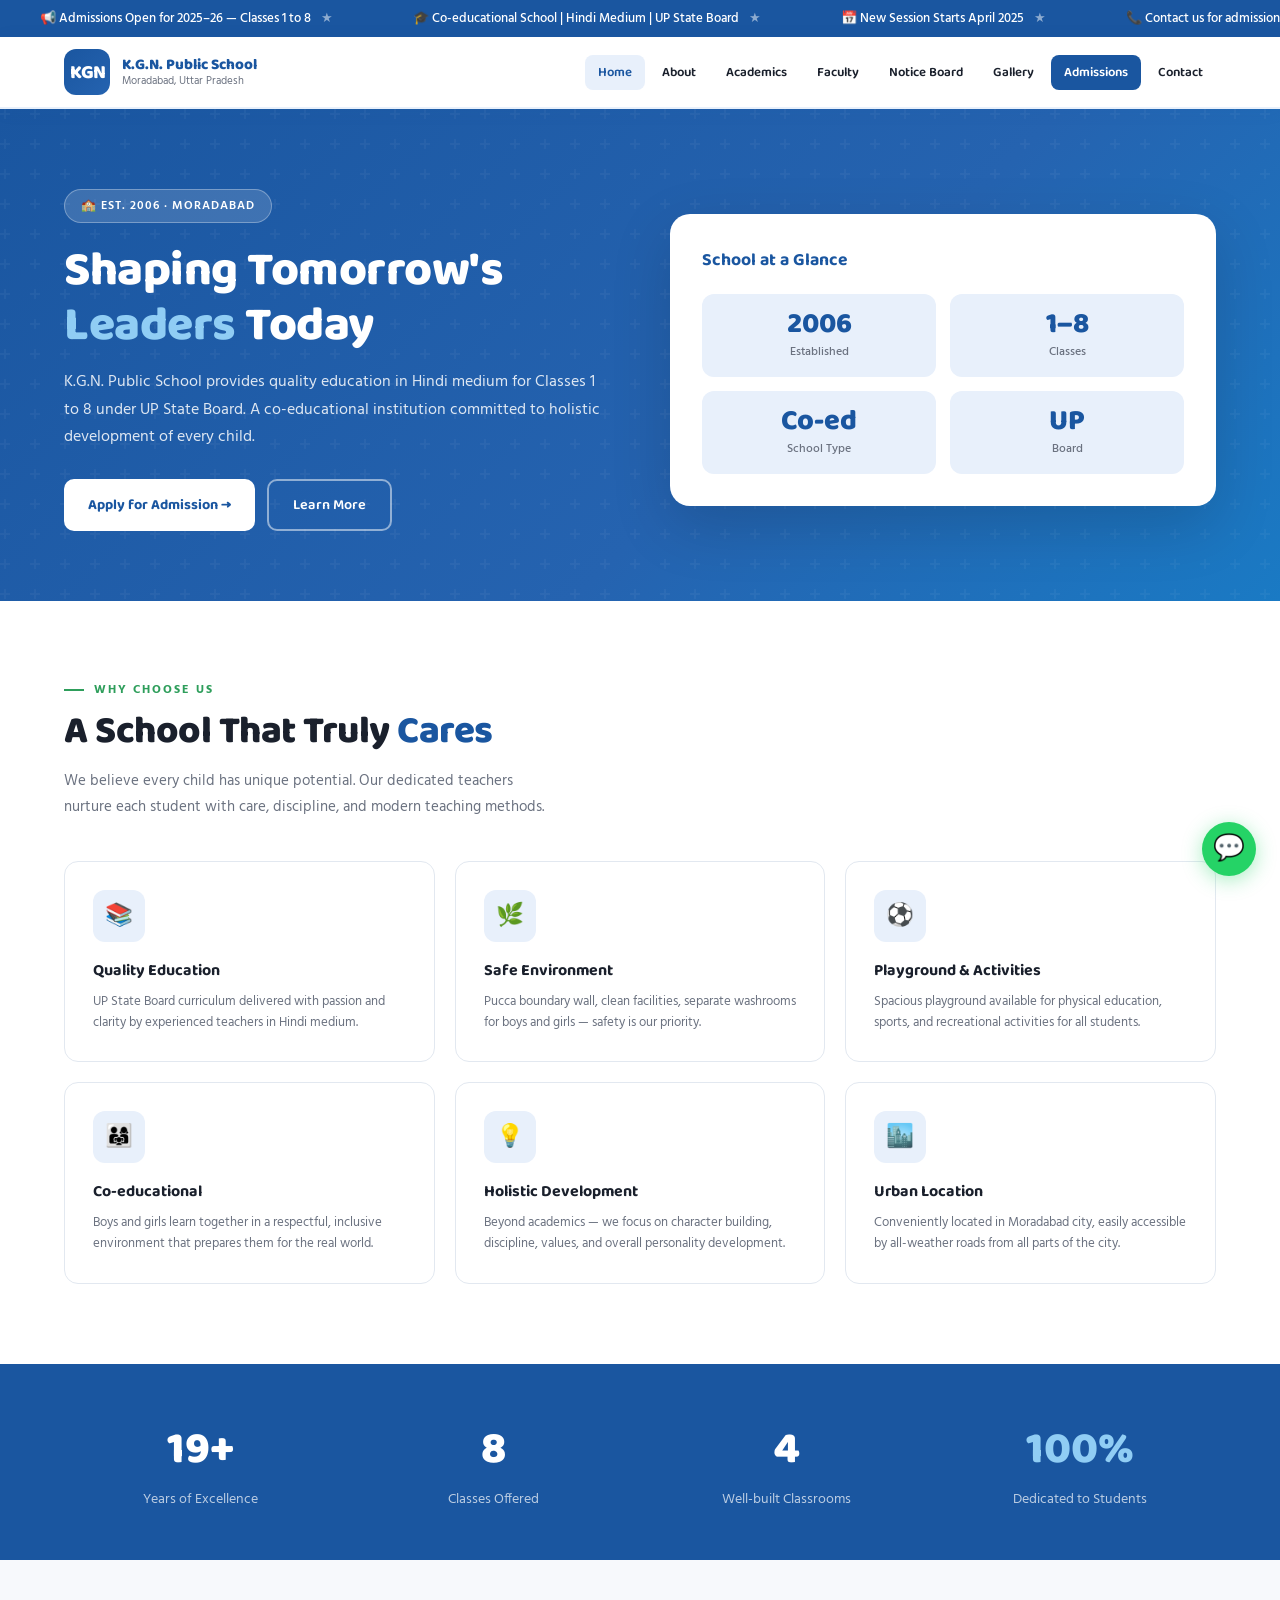
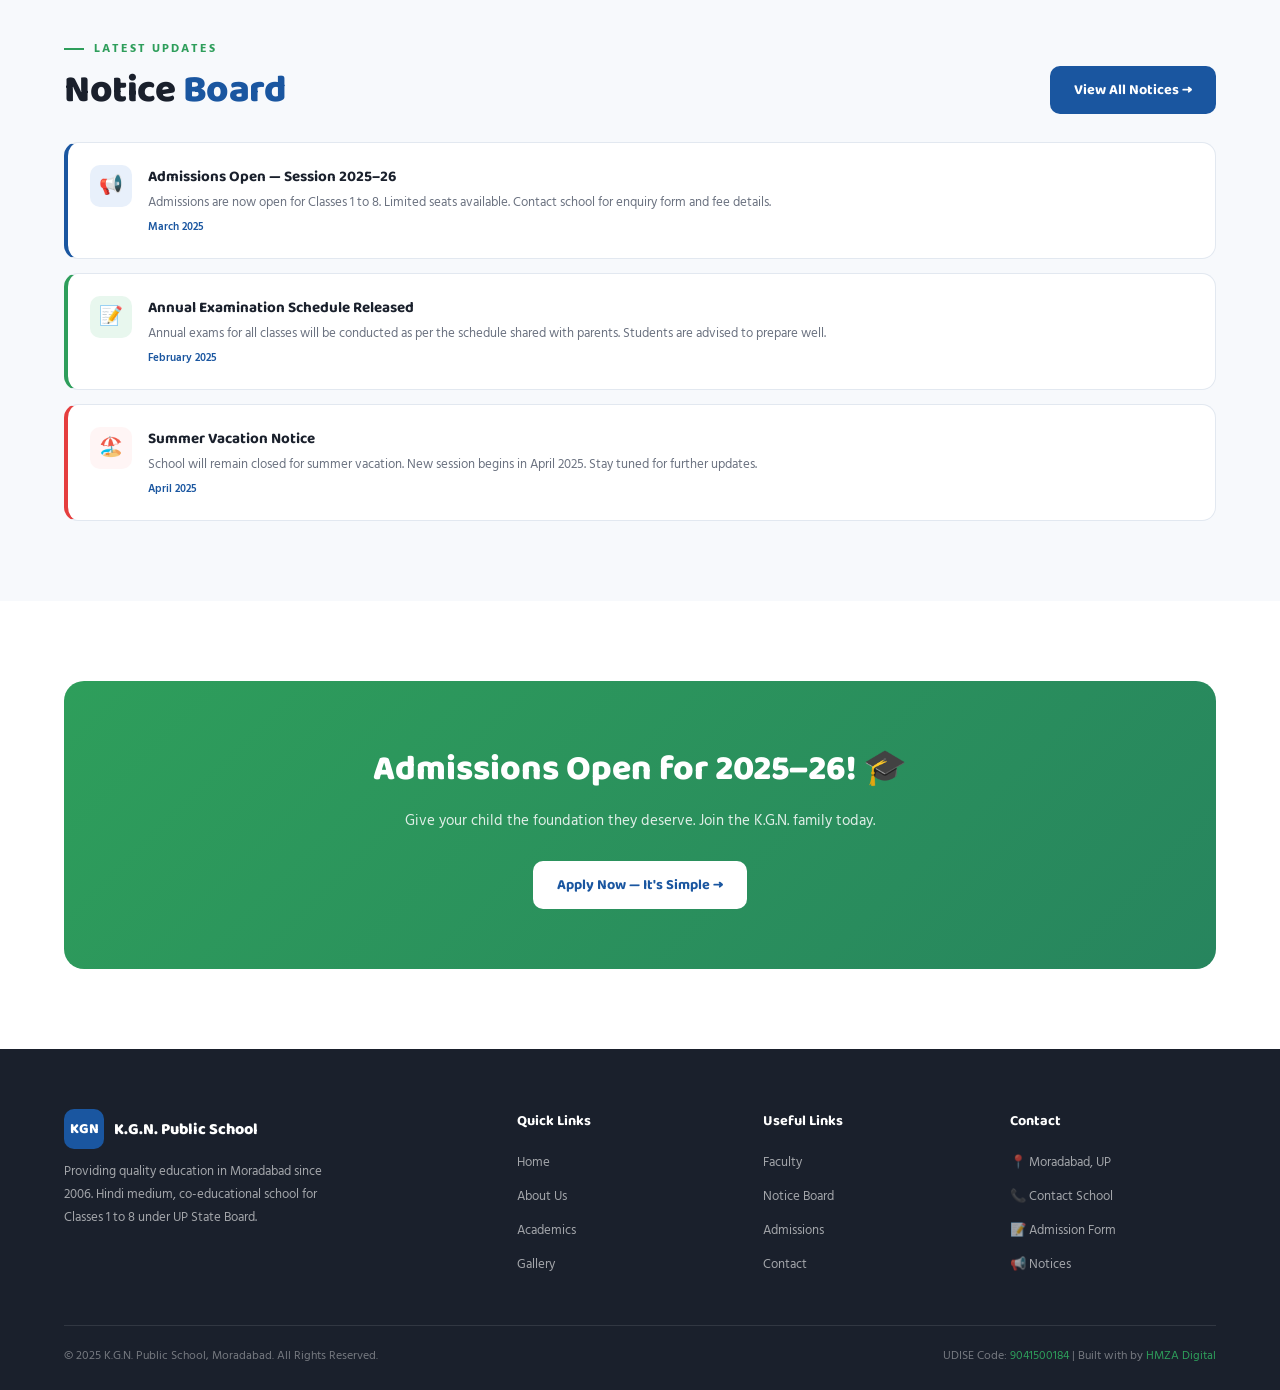
<file: index.html>
<!DOCTYPE html>
<html lang="hi">
<head>
<meta charset="UTF-8"/>
<meta name="viewport" content="width=device-width,initial-scale=1.0"/>
<title>K.G.N. Public School – Moradabad | Home</title>
<link rel="stylesheet" href="css/styles.css"/>
</head>
<body>

<!-- TICKER -->
<div class="ticker">
  <div class="ticker-inner">
    <div class="ticker-item">📢 Admissions Open for 2025–26 — Classes 1 to 8</div>
    <div class="ticker-item">🎓 Co-educational School | Hindi Medium | UP State Board</div>
    <div class="ticker-item">📅 New Session Starts April 2025</div>
    <div class="ticker-item">📞 Contact us for admission enquiries</div>
    <div class="ticker-item">📢 Admissions Open for 2025–26 — Classes 1 to 8</div>
    <div class="ticker-item">🎓 Co-educational School | Hindi Medium | UP State Board</div>
    <div class="ticker-item">📅 New Session Starts April 2025</div>
    <div class="ticker-item">📞 Contact us for admission enquiries</div>
  </div>
</div>

<!-- NAV -->
<nav>
  <div class="nav-inner">
    <div class="nav-logo">
      <div class="logo-icon">KGN</div>
      <div class="logo-text">
        <h3>K.G.N. Public School</h3>
        <p>Moradabad, Uttar Pradesh</p>
      </div>
    </div>
    <ul class="nav-links">
      <li><a href="index.html" class="active">Home</a></li>
      <li><a href="about.html">About</a></li>
      <li><a href="academics.html">Academics</a></li>
      <li><a href="faculty.html">Faculty</a></li>
      <li><a href="notice.html">Notice Board</a></li>
      <li><a href="gallery.html">Gallery</a></li>
      <li><a href="admissions.html" class="nav-admit">Admissions</a></li>
      <li><a href="contact.html">Contact</a></li>
    </ul>
    <div class="hamburger" onclick="toggleMob()">
      <span></span><span></span><span></span>
    </div>
  </div>
</nav>

<!-- MOB NAV -->
<div class="mob-nav" id="mobNav">
  <button class="mob-close" onclick="toggleMob()">✕</button>
  <a href="index.html" onclick="toggleMob()">Home</a>
  <a href="about.html" onclick="toggleMob()">About</a>
  <a href="academics.html" onclick="toggleMob()">Academics</a>
  <a href="faculty.html" onclick="toggleMob()">Faculty</a>
  <a href="notice.html" onclick="toggleMob()">Notice Board</a>
  <a href="gallery.html" onclick="toggleMob()">Gallery</a>
  <a href="admissions.html" onclick="toggleMob()">Admissions</a>
  <a href="contact.html" onclick="toggleMob()">Contact</a>
</div>

<!-- HERO -->
<section class="hero">
  <div class="hero-inner">
    <div>
      <div class="hero-badge">🏫 Est. 2006 · Moradabad</div>
      <h1>Shaping Tomorrow's <span>Leaders</span> Today</h1>
      <p>K.G.N. Public School provides quality education in Hindi medium for Classes 1 to 8 under UP State Board. A co-educational institution committed to holistic development of every child.</p>
      <div class="hero-btns">
        <a href="admissions.html" class="btn-white">Apply for Admission →</a>
        <a href="about.html" class="btn-outline-white">Learn More</a>
      </div>
    </div>
    <div class="hero-card">
      <h3>School at a Glance</h3>
      <div class="stat-grid">
        <div class="stat-item"><div class="num">2006</div><div class="lbl">Established</div></div>
        <div class="stat-item"><div class="num">1–8</div><div class="lbl">Classes</div></div>
        <div class="stat-item"><div class="num">Co-ed</div><div class="lbl">School Type</div></div>
        <div class="stat-item"><div class="num">UP</div><div class="lbl">Board</div></div>
      </div>
    </div>
  </div>
</section>

<!-- WHY CHOOSE US -->
<section class="section">
  <div class="section-inner">
    <div class="section-label">Why Choose Us</div>
    <h2 class="section-title reveal">A School That Truly <span>Cares</span></h2>
    <p class="section-sub reveal">We believe every child has unique potential. Our dedicated teachers nurture each student with care, discipline, and modern teaching methods.</p>
    <div class="cards-grid-3">
      <div class="card reveal">
        <div class="card-icon">📚</div>
        <h4>Quality Education</h4>
        <p>UP State Board curriculum delivered with passion and clarity by experienced teachers in Hindi medium.</p>
      </div>
      <div class="card reveal">
        <div class="card-icon">🌿</div>
        <h4>Safe Environment</h4>
        <p>Pucca boundary wall, clean facilities, separate washrooms for boys and girls — safety is our priority.</p>
      </div>
      <div class="card reveal">
        <div class="card-icon">⚽</div>
        <h4>Playground & Activities</h4>
        <p>Spacious playground available for physical education, sports, and recreational activities for all students.</p>
      </div>
      <div class="card reveal">
        <div class="card-icon">👨‍👩‍👧</div>
        <h4>Co-educational</h4>
        <p>Boys and girls learn together in a respectful, inclusive environment that prepares them for the real world.</p>
      </div>
      <div class="card reveal">
        <div class="card-icon">💡</div>
        <h4>Holistic Development</h4>
        <p>Beyond academics — we focus on character building, discipline, values, and overall personality development.</p>
      </div>
      <div class="card reveal">
        <div class="card-icon">🏙️</div>
        <h4>Urban Location</h4>
        <p>Conveniently located in Moradabad city, easily accessible by all-weather roads from all parts of the city.</p>
      </div>
    </div>
  </div>
</section>

<!-- STATS BAND -->
<section style="background:var(--blue);padding:50px 5%;">
  <div class="section-inner">
    <div style="display:grid;grid-template-columns:repeat(4,1fr);gap:20px;text-align:center;">
      <div class="reveal"><div style="font-family:'Baloo 2',sans-serif;font-size:2.8rem;font-weight:800;color:white">19+</div><div style="color:rgba(255,255,255,0.7);font-size:0.85rem;margin-top:4px">Years of Excellence</div></div>
      <div class="reveal"><div style="font-family:'Baloo 2',sans-serif;font-size:2.8rem;font-weight:800;color:white">8</div><div style="color:rgba(255,255,255,0.7);font-size:0.85rem;margin-top:4px">Classes Offered</div></div>
      <div class="reveal"><div style="font-family:'Baloo 2',sans-serif;font-size:2.8rem;font-weight:800;color:white">4</div><div style="color:rgba(255,255,255,0.7);font-size:0.85rem;margin-top:4px">Well-built Classrooms</div></div>
      <div class="reveal"><div style="font-family:'Baloo 2',sans-serif;font-size:2.8rem;font-weight:800;color:#90cdf4">100%</div><div style="color:rgba(255,255,255,0.7);font-size:0.85rem;margin-top:4px">Dedicated to Students</div></div>
    </div>
  </div>
</section>

<!-- NOTICES PREVIEW -->
<section class="section section-alt">
  <div class="section-inner">
    <div style="display:flex;justify-content:space-between;align-items:flex-end;margin-bottom:28px;flex-wrap:wrap;gap:10px;">
      <div>
        <div class="section-label">Latest Updates</div>
        <h2 class="section-title reveal" style="margin-bottom:0">Notice <span>Board</span></h2>
      </div>
      <a href="notice.html" class="btn-blue reveal">View All Notices →</a>
    </div>
    <div style="display:flex;flex-direction:column;gap:14px;">
      <div class="notice-card reveal">
        <div class="n-icon blue">📢</div>
        <div class="n-content">
          <h4>Admissions Open — Session 2025–26</h4>
          <p>Admissions are now open for Classes 1 to 8. Limited seats available. Contact school for enquiry form and fee details.</p>
          <div class="n-date">March 2025</div>
        </div>
      </div>
      <div class="notice-card exam reveal">
        <div class="n-icon green">📝</div>
        <div class="n-content">
          <h4>Annual Examination Schedule Released</h4>
          <p>Annual exams for all classes will be conducted as per the schedule shared with parents. Students are advised to prepare well.</p>
          <div class="n-date">February 2025</div>
        </div>
      </div>
      <div class="notice-card urgent reveal">
        <div class="n-icon red">🏖️</div>
        <div class="n-content">
          <h4>Summer Vacation Notice</h4>
          <p>School will remain closed for summer vacation. New session begins in April 2025. Stay tuned for further updates.</p>
          <div class="n-date">April 2025</div>
        </div>
      </div>
    </div>
  </div>
</section>

<!-- CTA -->
<section class="section">
  <div class="section-inner">
    <div class="cta-section reveal">
      <h2>Admissions Open for 2025–26! 🎓</h2>
      <p>Give your child the foundation they deserve. Join the K.G.N. family today.</p>
      <a href="admissions.html" class="btn-white">Apply Now — It's Simple →</a>
    </div>
  </div>
</section>

<!-- FOOTER -->
<footer>
  <div class="footer-inner">
    <div class="footer-grid">
      <div class="footer-brand">
        <div style="display:flex;align-items:center;gap:10px;margin-bottom:8px">
          <div style="width:40px;height:40px;border-radius:10px;background:var(--blue);display:flex;align-items:center;justify-content:center;font-family:'Baloo 2',sans-serif;font-weight:800;color:white;font-size:0.9rem">KGN</div>
          <span style="font-family:'Baloo 2',sans-serif;font-weight:800;font-size:1rem">K.G.N. Public School</span>
        </div>
        <p>Providing quality education in Moradabad since 2006. Hindi medium, co-educational school for Classes 1 to 8 under UP State Board.</p>
      </div>
      <div class="footer-col">
        <h4>Quick Links</h4>
        <ul>
          <li><a href="index.html">Home</a></li>
          <li><a href="about.html">About Us</a></li>
          <li><a href="academics.html">Academics</a></li>
          <li><a href="gallery.html">Gallery</a></li>
        </ul>
      </div>
      <div class="footer-col">
        <h4>Useful Links</h4>
        <ul>
          <li><a href="faculty.html">Faculty</a></li>
          <li><a href="notice.html">Notice Board</a></li>
          <li><a href="admissions.html">Admissions</a></li>
          <li><a href="contact.html">Contact</a></li>
        </ul>
      </div>
      <div class="footer-col">
        <h4>Contact</h4>
        <ul>
          <li><a href="#">📍 Moradabad, UP</a></li>
          <li><a href="tel:">📞 Contact School</a></li>
          <li><a href="admissions.html">📝 Admission Form</a></li>
          <li><a href="notice.html">📢 Notices</a></li>
        </ul>
      </div>
    </div>
    <div class="footer-bottom">
      <p>© 2025 K.G.N. Public School, Moradabad. All Rights Reserved.</p>
      <p>UDISE Code: <span>9041500184</span> | Built with by <span>HMZA Digital</span></p>
    </div>
  </div>
</footer>

<a href="https://wa.me/91" class="wa-float" title="WhatsApp">💬</a>
<script src="js/script.js"></script>
</body>
</html>
</file>
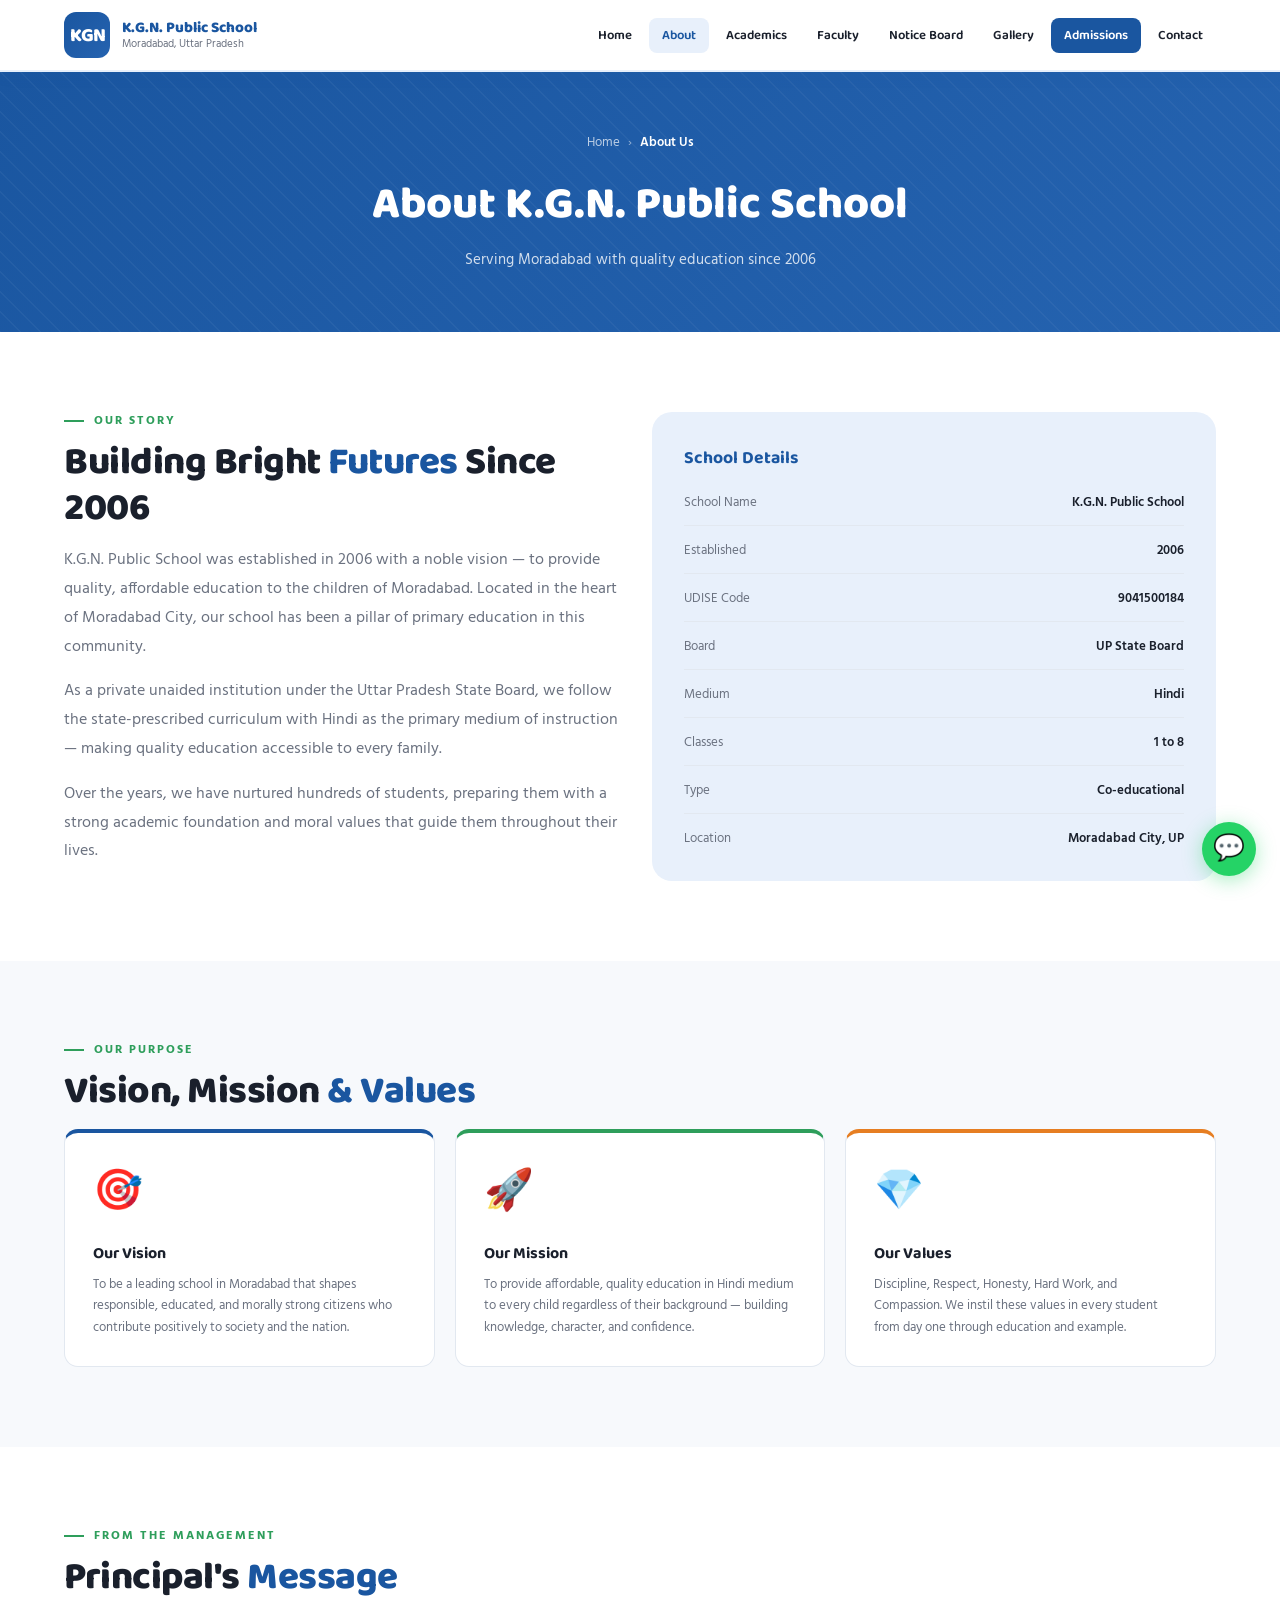
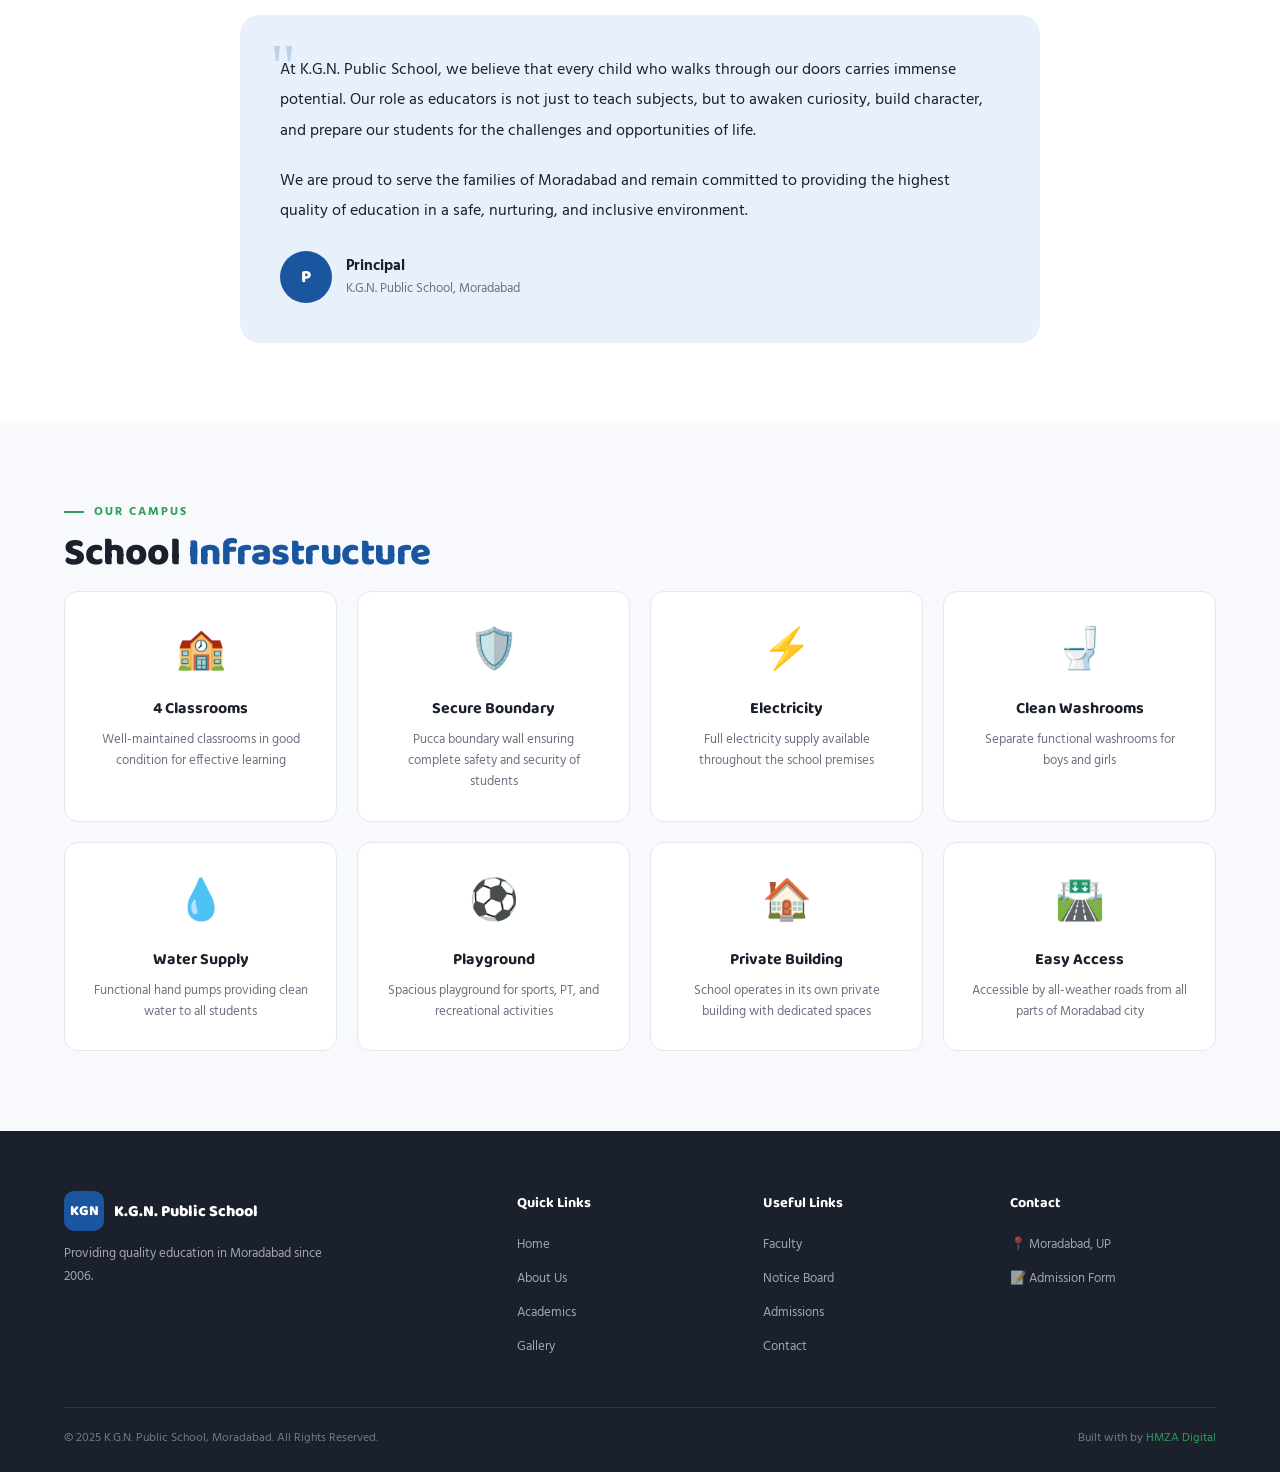
<file: about.html>
<!DOCTYPE html>
<html lang="hi">
<head>
<meta charset="UTF-8"/>
<meta name="viewport" content="width=device-width,initial-scale=1.0"/>
<title>About Us – K.G.N. Public School Moradabad</title>
<link rel="stylesheet" href="css/styles.css"/>
</head>
<body>
<nav>
  <div class="nav-inner">
    <div class="nav-logo">
      <div class="logo-icon">KGN</div>
      <div class="logo-text"><h3>K.G.N. Public School</h3><p>Moradabad, Uttar Pradesh</p></div>
    </div>
    <ul class="nav-links">
      <li><a href="index.html">Home</a></li>
      <li><a href="about.html" class="active">About</a></li>
      <li><a href="academics.html">Academics</a></li>
      <li><a href="faculty.html">Faculty</a></li>
      <li><a href="notice.html">Notice Board</a></li>
      <li><a href="gallery.html">Gallery</a></li>
      <li><a href="admissions.html" class="nav-admit">Admissions</a></li>
      <li><a href="contact.html">Contact</a></li>
    </ul>
    <div class="hamburger" onclick="toggleMob()"><span></span><span></span><span></span></div>
  </div>
</nav>
<div class="mob-nav" id="mobNav">
  <button class="mob-close" onclick="toggleMob()">✕</button>
  <a href="index.html" onclick="toggleMob()">Home</a>
  <a href="about.html" onclick="toggleMob()">About</a>
  <a href="academics.html" onclick="toggleMob()">Academics</a>
  <a href="faculty.html" onclick="toggleMob()">Faculty</a>
  <a href="notice.html" onclick="toggleMob()">Notice Board</a>
  <a href="gallery.html" onclick="toggleMob()">Gallery</a>
  <a href="admissions.html" onclick="toggleMob()">Admissions</a>
  <a href="contact.html" onclick="toggleMob()">Contact</a>
</div>

<div class="page-header">
  <div class="breadcrumb"><a href="index.html">Home</a><span>›</span><span class="current">About Us</span></div>
  <h1>About K.G.N. Public School</h1>
  <p>Serving Moradabad with quality education since 2006</p>
</div>

<!-- HISTORY -->
<section class="section">
  <div class="section-inner">
    <div class="cards-grid-2">
      <div class="reveal">
        <div class="section-label">Our Story</div>
        <h2 class="section-title">Building Bright <span>Futures</span> Since 2006</h2>
        <p style="color:var(--gray);line-height:1.8;margin-bottom:16px">K.G.N. Public School was established in 2006 with a noble vision — to provide quality, affordable education to the children of Moradabad. Located in the heart of Moradabad City, our school has been a pillar of primary education in this community.</p>
        <p style="color:var(--gray);line-height:1.8;margin-bottom:16px">As a private unaided institution under the Uttar Pradesh State Board, we follow the state-prescribed curriculum with Hindi as the primary medium of instruction — making quality education accessible to every family.</p>
        <p style="color:var(--gray);line-height:1.8">Over the years, we have nurtured hundreds of students, preparing them with a strong academic foundation and moral values that guide them throughout their lives.</p>
      </div>
      <div class="reveal">
        <div style="background:var(--blue-light);border-radius:20px;padding:32px;">
          <h3 style="font-size:1.1rem;color:var(--blue);margin-bottom:20px">School Details</h3>
          <div style="display:flex;flex-direction:column;gap:14px;">
            <div style="display:flex;justify-content:space-between;padding-bottom:12px;border-bottom:1px solid var(--border)"><span style="font-size:0.83rem;color:var(--gray)">School Name</span><span style="font-size:0.83rem;font-weight:600">K.G.N. Public School</span></div>
            <div style="display:flex;justify-content:space-between;padding-bottom:12px;border-bottom:1px solid var(--border)"><span style="font-size:0.83rem;color:var(--gray)">Established</span><span style="font-size:0.83rem;font-weight:600">2006</span></div>
            <div style="display:flex;justify-content:space-between;padding-bottom:12px;border-bottom:1px solid var(--border)"><span style="font-size:0.83rem;color:var(--gray)">UDISE Code</span><span style="font-size:0.83rem;font-weight:600">9041500184</span></div>
            <div style="display:flex;justify-content:space-between;padding-bottom:12px;border-bottom:1px solid var(--border)"><span style="font-size:0.83rem;color:var(--gray)">Board</span><span style="font-size:0.83rem;font-weight:600">UP State Board</span></div>
            <div style="display:flex;justify-content:space-between;padding-bottom:12px;border-bottom:1px solid var(--border)"><span style="font-size:0.83rem;color:var(--gray)">Medium</span><span style="font-size:0.83rem;font-weight:600">Hindi</span></div>
            <div style="display:flex;justify-content:space-between;padding-bottom:12px;border-bottom:1px solid var(--border)"><span style="font-size:0.83rem;color:var(--gray)">Classes</span><span style="font-size:0.83rem;font-weight:600">1 to 8</span></div>
            <div style="display:flex;justify-content:space-between;padding-bottom:12px;border-bottom:1px solid var(--border)"><span style="font-size:0.83rem;color:var(--gray)">Type</span><span style="font-size:0.83rem;font-weight:600">Co-educational</span></div>
            <div style="display:flex;justify-content:space-between"><span style="font-size:0.83rem;color:var(--gray)">Location</span><span style="font-size:0.83rem;font-weight:600">Moradabad City, UP</span></div>
          </div>
        </div>
      </div>
    </div>
  </div>
</section>

<!-- VISION MISSION -->
<section class="section section-alt">
  <div class="section-inner">
    <div class="section-label reveal">Our Purpose</div>
    <h2 class="section-title reveal">Vision, Mission <span>& Values</span></h2>
    <div class="cards-grid-3">
      <div class="card reveal" style="border-top:4px solid var(--blue)">
        <div style="font-size:2.5rem;margin-bottom:16px">🎯</div>
        <h4>Our Vision</h4>
        <p>To be a leading school in Moradabad that shapes responsible, educated, and morally strong citizens who contribute positively to society and the nation.</p>
      </div>
      <div class="card reveal" style="border-top:4px solid var(--green)">
        <div style="font-size:2.5rem;margin-bottom:16px">🚀</div>
        <h4>Our Mission</h4>
        <p>To provide affordable, quality education in Hindi medium to every child regardless of their background — building knowledge, character, and confidence.</p>
      </div>
      <div class="card reveal" style="border-top:4px solid #e67e22">
        <div style="font-size:2.5rem;margin-bottom:16px">💎</div>
        <h4>Our Values</h4>
        <p>Discipline, Respect, Honesty, Hard Work, and Compassion. We instil these values in every student from day one through education and example.</p>
      </div>
    </div>
  </div>
</section>

<!-- MANAGEMENT MESSAGE -->
<section class="section">
  <div class="section-inner">
    <div class="section-label reveal">From the Management</div>
    <h2 class="section-title reveal">Principal's <span>Message</span></h2>
    <div style="background:var(--blue-light);border-radius:20px;padding:40px;max-width:800px;margin:0 auto;position:relative;" class="reveal">
      <div style="font-size:4rem;color:var(--blue);opacity:0.2;position:absolute;top:20px;left:30px;font-family:serif;line-height:1">"</div>
      <p style="color:var(--dark);font-size:1rem;line-height:1.9;position:relative;z-index:1;margin-bottom:20px">At K.G.N. Public School, we believe that every child who walks through our doors carries immense potential. Our role as educators is not just to teach subjects, but to awaken curiosity, build character, and prepare our students for the challenges and opportunities of life.</p>
      <p style="color:var(--dark);font-size:1rem;line-height:1.9;position:relative;z-index:1;margin-bottom:24px">We are proud to serve the families of Moradabad and remain committed to providing the highest quality of education in a safe, nurturing, and inclusive environment.</p>
      <div style="display:flex;align-items:center;gap:14px">
        <div style="width:52px;height:52px;border-radius:50%;background:var(--blue);display:flex;align-items:center;justify-content:center;color:white;font-family:'Baloo 2',sans-serif;font-weight:800;font-size:1.1rem">P</div>
        <div>
          <div style="font-weight:700;font-size:0.95rem">Principal</div>
          <div style="font-size:0.8rem;color:var(--gray)">K.G.N. Public School, Moradabad</div>
        </div>
      </div>
    </div>
  </div>
</section>

<!-- INFRASTRUCTURE -->
<section class="section section-alt">
  <div class="section-inner">
    <div class="section-label reveal">Our Campus</div>
    <h2 class="section-title reveal">School <span>Infrastructure</span></h2>
    <div class="cards-grid-4">
      <div class="card reveal" style="text-align:center">
        <div style="font-size:2.5rem;margin-bottom:12px">🏫</div>
        <h4>4 Classrooms</h4>
        <p>Well-maintained classrooms in good condition for effective learning</p>
      </div>
      <div class="card reveal" style="text-align:center">
        <div style="font-size:2.5rem;margin-bottom:12px">🛡️</div>
        <h4>Secure Boundary</h4>
        <p>Pucca boundary wall ensuring complete safety and security of students</p>
      </div>
      <div class="card reveal" style="text-align:center">
        <div style="font-size:2.5rem;margin-bottom:12px">⚡</div>
        <h4>Electricity</h4>
        <p>Full electricity supply available throughout the school premises</p>
      </div>
      <div class="card reveal" style="text-align:center">
        <div style="font-size:2.5rem;margin-bottom:12px">🚽</div>
        <h4>Clean Washrooms</h4>
        <p>Separate functional washrooms for boys and girls</p>
      </div>
      <div class="card reveal" style="text-align:center">
        <div style="font-size:2.5rem;margin-bottom:12px">💧</div>
        <h4>Water Supply</h4>
        <p>Functional hand pumps providing clean water to all students</p>
      </div>
      <div class="card reveal" style="text-align:center">
        <div style="font-size:2.5rem;margin-bottom:12px">⚽</div>
        <h4>Playground</h4>
        <p>Spacious playground for sports, PT, and recreational activities</p>
      </div>
      <div class="card reveal" style="text-align:center">
        <div style="font-size:2.5rem;margin-bottom:12px">🏠</div>
        <h4>Private Building</h4>
        <p>School operates in its own private building with dedicated spaces</p>
      </div>
      <div class="card reveal" style="text-align:center">
        <div style="font-size:2.5rem;margin-bottom:12px">🛣️</div>
        <h4>Easy Access</h4>
        <p>Accessible by all-weather roads from all parts of Moradabad city</p>
      </div>
    </div>
  </div>
</section>

<footer>
  <div class="footer-inner">
    <div class="footer-grid">
      <div class="footer-brand">
        <div style="display:flex;align-items:center;gap:10px;margin-bottom:8px"><div style="width:40px;height:40px;border-radius:10px;background:var(--blue);display:flex;align-items:center;justify-content:center;font-family:'Baloo 2',sans-serif;font-weight:800;color:white;font-size:0.9rem">KGN</div><span style="font-family:'Baloo 2',sans-serif;font-weight:800;font-size:1rem">K.G.N. Public School</span></div>
        <p>Providing quality education in Moradabad since 2006.</p>
      </div>
      <div class="footer-col"><h4>Quick Links</h4><ul><li><a href="index.html">Home</a></li><li><a href="about.html">About Us</a></li><li><a href="academics.html">Academics</a></li><li><a href="gallery.html">Gallery</a></li></ul></div>
      <div class="footer-col"><h4>Useful Links</h4><ul><li><a href="faculty.html">Faculty</a></li><li><a href="notice.html">Notice Board</a></li><li><a href="admissions.html">Admissions</a></li><li><a href="contact.html">Contact</a></li></ul></div>
      <div class="footer-col"><h4>Contact</h4><ul><li><a href="#">📍 Moradabad, UP</a></li><li><a href="admissions.html">📝 Admission Form</a></li></ul></div>
    </div>
    <div class="footer-bottom">
      <p>© 2025 K.G.N. Public School, Moradabad. All Rights Reserved.</p>
      <p>Built with by <span>HMZA Digital</span></p>
    </div>
  </div>
</footer>
<a href="https://wa.me/91" class="wa-float">💬</a>
<script src="js/script.js"></script>
</body>
</html>
</file>
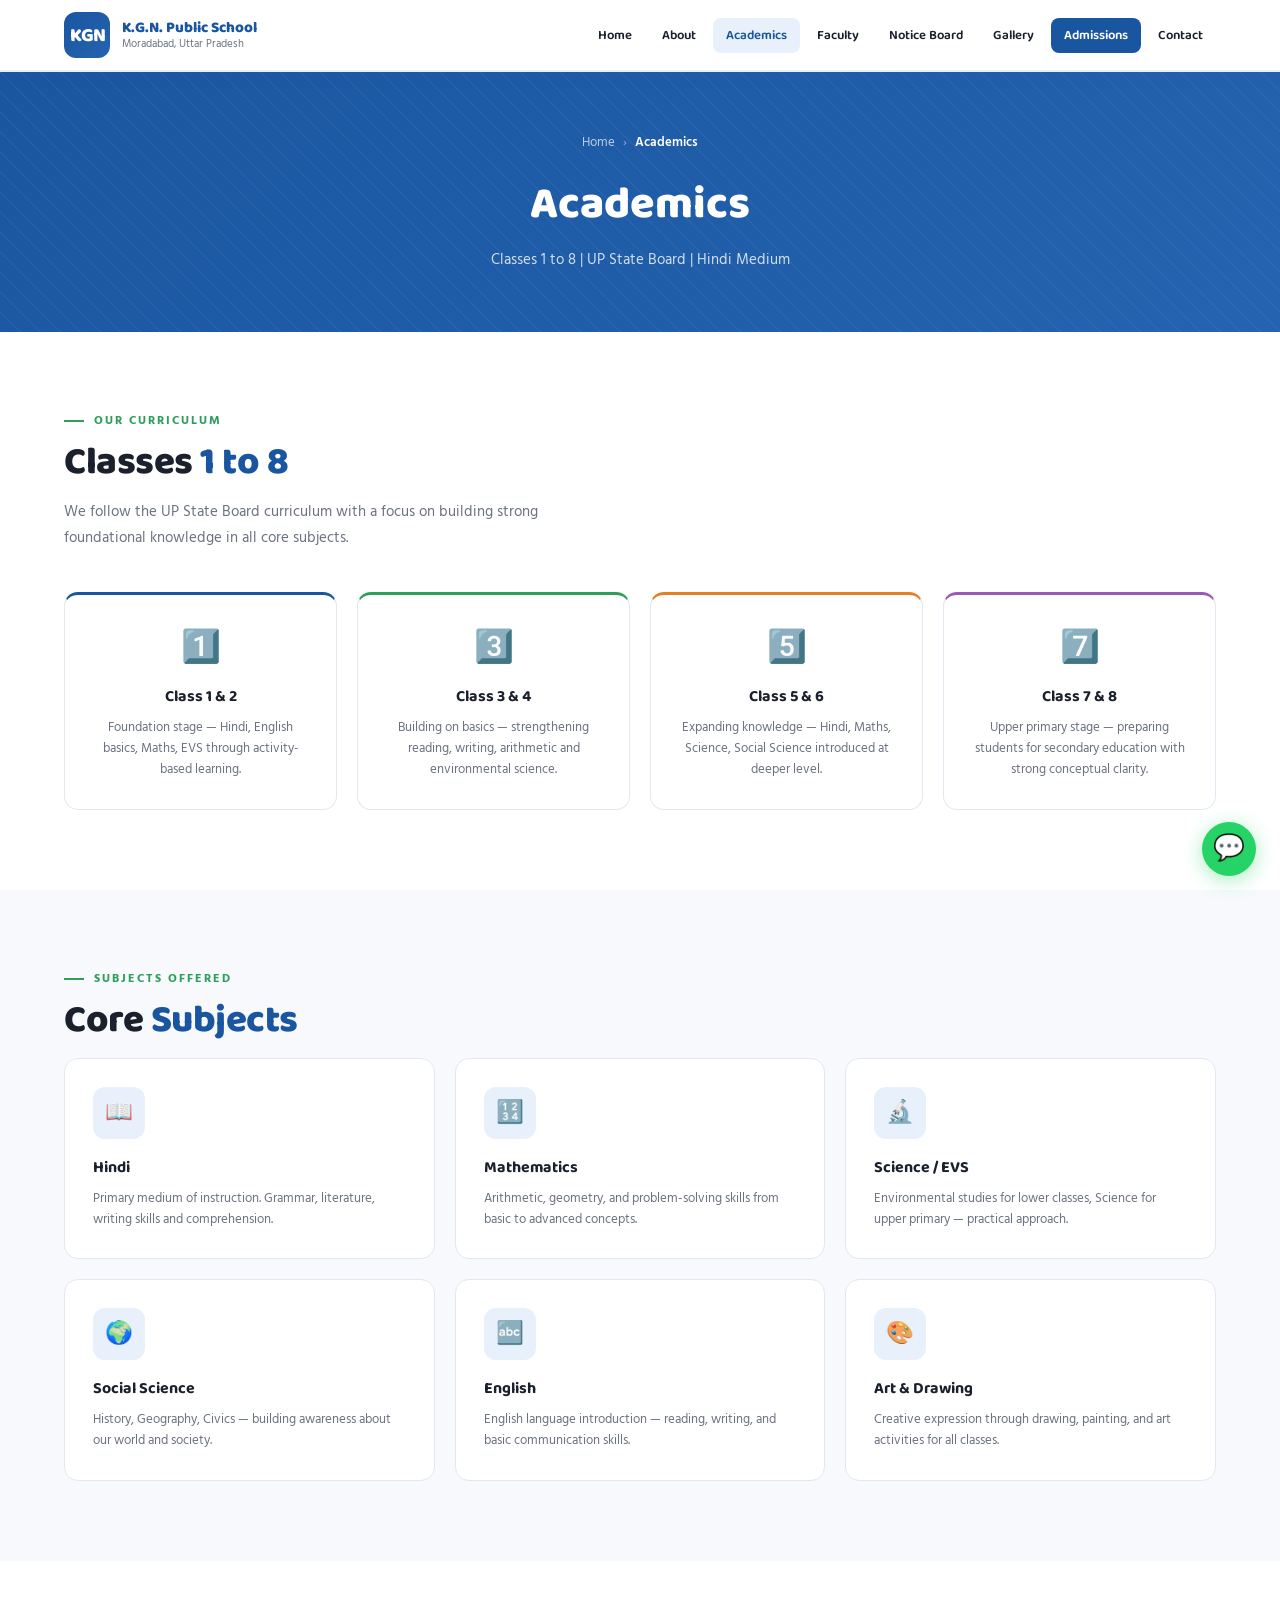
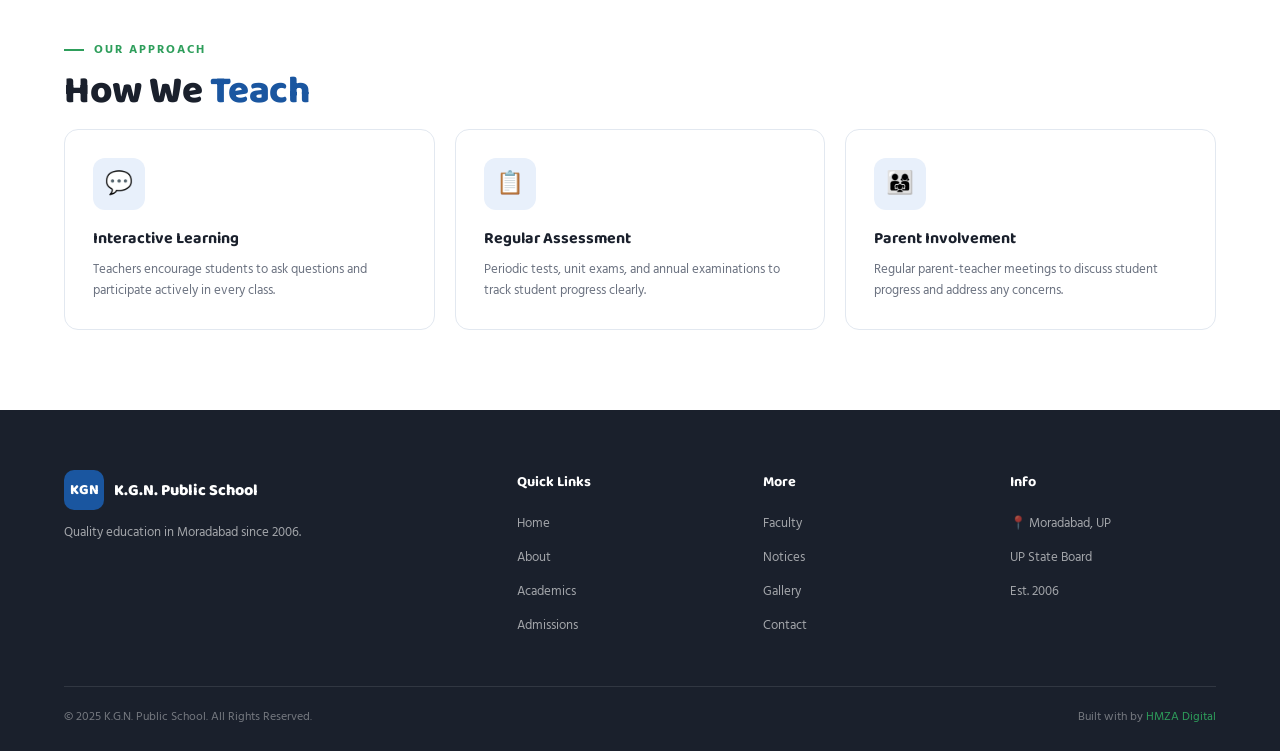
<file: academics.html>
<!DOCTYPE html>
<html lang="hi">
<head>
<meta charset="UTF-8"/>
<meta name="viewport" content="width=device-width,initial-scale=1.0"/>
<title>Academics – K.G.N. Public School Moradabad</title>
<link rel="stylesheet" href="css/styles.css"/>
</head>
<body>
<nav><div class="nav-inner"><div class="nav-logo"><div class="logo-icon">KGN</div><div class="logo-text"><h3>K.G.N. Public School</h3><p>Moradabad, Uttar Pradesh</p></div></div><ul class="nav-links"><li><a href="index.html">Home</a></li><li><a href="about.html">About</a></li><li><a href="academics.html" class="active">Academics</a></li><li><a href="faculty.html">Faculty</a></li><li><a href="notice.html">Notice Board</a></li><li><a href="gallery.html">Gallery</a></li><li><a href="admissions.html" class="nav-admit">Admissions</a></li><li><a href="contact.html">Contact</a></li></ul><div class="hamburger" onclick="toggleMob()"><span></span><span></span><span></span></div></div></nav>
<div class="mob-nav" id="mobNav"><button class="mob-close" onclick="toggleMob()">✕</button><a href="index.html" onclick="toggleMob()">Home</a><a href="about.html" onclick="toggleMob()">About</a><a href="academics.html" onclick="toggleMob()">Academics</a><a href="faculty.html" onclick="toggleMob()">Faculty</a><a href="notice.html" onclick="toggleMob()">Notice Board</a><a href="gallery.html" onclick="toggleMob()">Gallery</a><a href="admissions.html" onclick="toggleMob()">Admissions</a><a href="contact.html" onclick="toggleMob()">Contact</a></div>

<div class="page-header">
  <div class="breadcrumb"><a href="index.html">Home</a><span>›</span><span class="current">Academics</span></div>
  <h1>Academics</h1>
  <p>Classes 1 to 8 | UP State Board | Hindi Medium</p>
</div>

<section class="section">
  <div class="section-inner">
    <div class="section-label reveal">Our Curriculum</div>
    <h2 class="section-title reveal">Classes <span>1 to 8</span></h2>
    <p class="section-sub reveal">We follow the UP State Board curriculum with a focus on building strong foundational knowledge in all core subjects.</p>
    <div class="cards-grid-4">
      <div class="card reveal" style="text-align:center;border-top:3px solid var(--blue)"><div style="font-size:2rem;margin-bottom:10px">1️⃣</div><h4>Class 1 & 2</h4><p>Foundation stage — Hindi, English basics, Maths, EVS through activity-based learning.</p></div>
      <div class="card reveal" style="text-align:center;border-top:3px solid var(--green)"><div style="font-size:2rem;margin-bottom:10px">3️⃣</div><h4>Class 3 & 4</h4><p>Building on basics — strengthening reading, writing, arithmetic and environmental science.</p></div>
      <div class="card reveal" style="text-align:center;border-top:3px solid #e67e22"><div style="font-size:2rem;margin-bottom:10px">5️⃣</div><h4>Class 5 & 6</h4><p>Expanding knowledge — Hindi, Maths, Science, Social Science introduced at deeper level.</p></div>
      <div class="card reveal" style="text-align:center;border-top:3px solid #9b59b6"><div style="font-size:2rem;margin-bottom:10px">7️⃣</div><h4>Class 7 & 8</h4><p>Upper primary stage — preparing students for secondary education with strong conceptual clarity.</p></div>
    </div>
  </div>
</section>

<section class="section section-alt">
  <div class="section-inner">
    <div class="section-label reveal">Subjects Offered</div>
    <h2 class="section-title reveal">Core <span>Subjects</span></h2>
    <div class="cards-grid-3">
      <div class="card reveal"><div class="card-icon">📖</div><h4>Hindi</h4><p>Primary medium of instruction. Grammar, literature, writing skills and comprehension.</p></div>
      <div class="card reveal"><div class="card-icon">🔢</div><h4>Mathematics</h4><p>Arithmetic, geometry, and problem-solving skills from basic to advanced concepts.</p></div>
      <div class="card reveal"><div class="card-icon">🔬</div><h4>Science / EVS</h4><p>Environmental studies for lower classes, Science for upper primary — practical approach.</p></div>
      <div class="card reveal"><div class="card-icon">🌍</div><h4>Social Science</h4><p>History, Geography, Civics — building awareness about our world and society.</p></div>
      <div class="card reveal"><div class="card-icon">🔤</div><h4>English</h4><p>English language introduction — reading, writing, and basic communication skills.</p></div>
      <div class="card reveal"><div class="card-icon">🎨</div><h4>Art & Drawing</h4><p>Creative expression through drawing, painting, and art activities for all classes.</p></div>
    </div>
  </div>
</section>

<section class="section">
  <div class="section-inner">
    <div class="section-label reveal">Our Approach</div>
    <h2 class="section-title reveal">How We <span>Teach</span></h2>
    <div class="cards-grid-3">
      <div class="card reveal"><div class="card-icon">💬</div><h4>Interactive Learning</h4><p>Teachers encourage students to ask questions and participate actively in every class.</p></div>
      <div class="card reveal"><div class="card-icon">📋</div><h4>Regular Assessment</h4><p>Periodic tests, unit exams, and annual examinations to track student progress clearly.</p></div>
      <div class="card reveal"><div class="card-icon">👨‍👩‍👧</div><h4>Parent Involvement</h4><p>Regular parent-teacher meetings to discuss student progress and address any concerns.</p></div>
    </div>
  </div>
</section>

<footer><div class="footer-inner"><div class="footer-grid"><div class="footer-brand"><div style="display:flex;align-items:center;gap:10px;margin-bottom:8px"><div style="width:40px;height:40px;border-radius:10px;background:var(--blue);display:flex;align-items:center;justify-content:center;font-family:'Baloo 2',sans-serif;font-weight:800;color:white;font-size:0.9rem">KGN</div><span style="font-family:'Baloo 2',sans-serif;font-weight:800;font-size:1rem">K.G.N. Public School</span></div><p>Quality education in Moradabad since 2006.</p></div><div class="footer-col"><h4>Quick Links</h4><ul><li><a href="index.html">Home</a></li><li><a href="about.html">About</a></li><li><a href="academics.html">Academics</a></li><li><a href="admissions.html">Admissions</a></li></ul></div><div class="footer-col"><h4>More</h4><ul><li><a href="faculty.html">Faculty</a></li><li><a href="notice.html">Notices</a></li><li><a href="gallery.html">Gallery</a></li><li><a href="contact.html">Contact</a></li></ul></div><div class="footer-col"><h4>Info</h4><ul><li><a href="#">📍 Moradabad, UP</a></li><li><a href="#">UP State Board</a></li><li><a href="#">Est. 2006</a></li></ul></div></div><div class="footer-bottom"><p>© 2025 K.G.N. Public School. All Rights Reserved.</p><p>Built with by <span>HMZA Digital</span></p></div></div></footer>
<a href="https://wa.me/91" class="wa-float">💬</a>
<script src="js/script.js"></script>
</body>
</html>
</file>
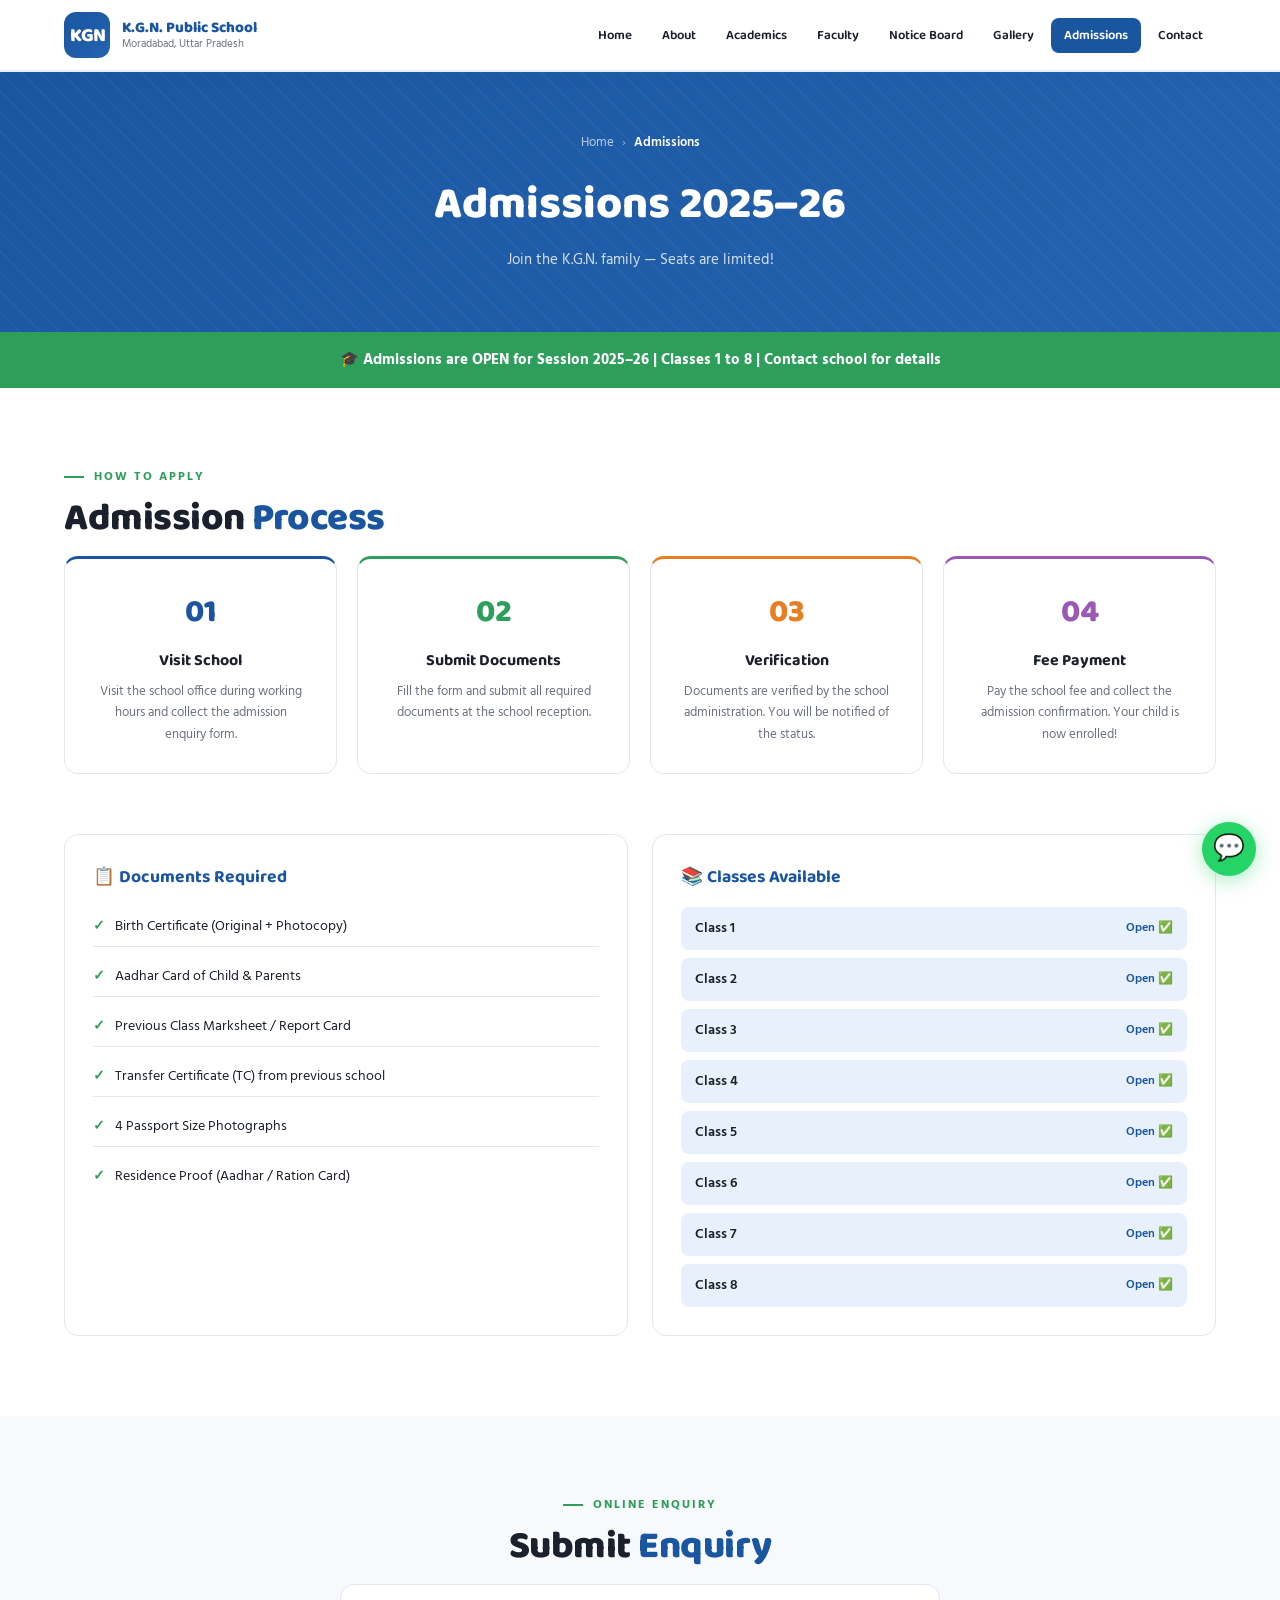
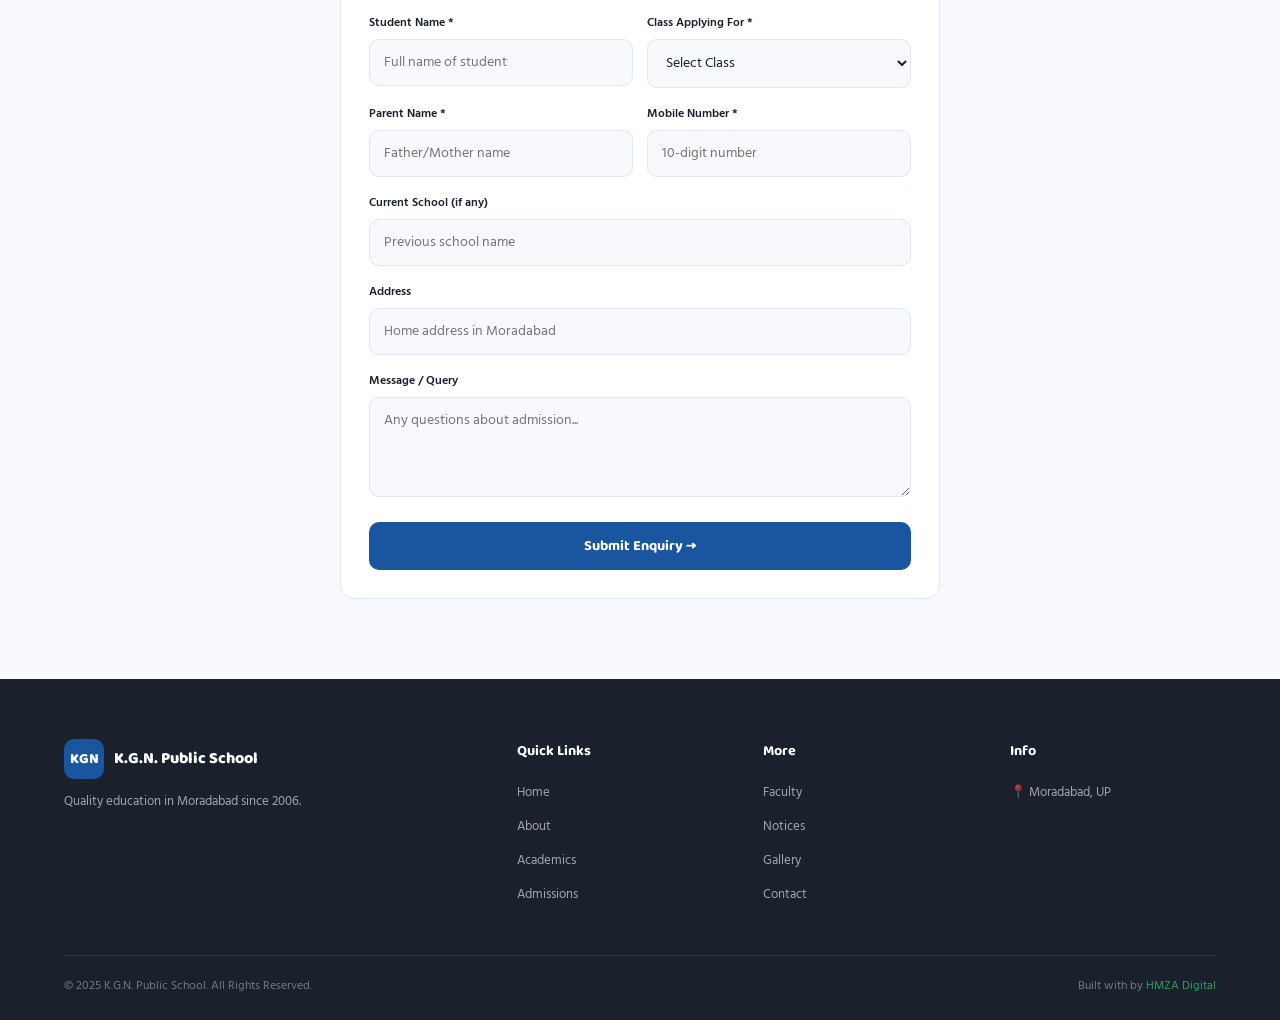
<file: admissions.html>
<!DOCTYPE html>
<html lang="hi">
<head>
<meta charset="UTF-8"/>
<meta name="viewport" content="width=device-width,initial-scale=1.0"/>
<title>Admissions – K.G.N. Public School Moradabad</title>
<link rel="stylesheet" href="css/styles.css"/>
</head>
<body>
<nav><div class="nav-inner"><div class="nav-logo"><div class="logo-icon">KGN</div><div class="logo-text"><h3>K.G.N. Public School</h3><p>Moradabad, Uttar Pradesh</p></div></div><ul class="nav-links"><li><a href="index.html">Home</a></li><li><a href="about.html">About</a></li><li><a href="academics.html">Academics</a></li><li><a href="faculty.html">Faculty</a></li><li><a href="notice.html">Notice Board</a></li><li><a href="gallery.html">Gallery</a></li><li><a href="admissions.html" class="nav-admit active">Admissions</a></li><li><a href="contact.html">Contact</a></li></ul><div class="hamburger" onclick="toggleMob()"><span></span><span></span><span></span></div></div></nav>
<div class="mob-nav" id="mobNav"><button class="mob-close" onclick="toggleMob()">✕</button><a href="index.html" onclick="toggleMob()">Home</a><a href="about.html" onclick="toggleMob()">About</a><a href="academics.html" onclick="toggleMob()">Academics</a><a href="faculty.html" onclick="toggleMob()">Faculty</a><a href="notice.html" onclick="toggleMob()">Notice Board</a><a href="gallery.html" onclick="toggleMob()">Gallery</a><a href="admissions.html" onclick="toggleMob()">Admissions</a><a href="contact.html" onclick="toggleMob()">Contact</a></div>

<div class="page-header">
  <div class="breadcrumb"><a href="index.html">Home</a><span>›</span><span class="current">Admissions</span></div>
  <h1>Admissions 2025–26</h1>
  <p>Join the K.G.N. family — Seats are limited!</p>
</div>

<!-- OPEN BANNER -->
<div style="background:var(--green);padding:16px;text-align:center">
  <p style="color:white;font-weight:700;font-size:0.95rem">🎓 Admissions are OPEN for Session 2025–26 | Classes 1 to 8 | Contact school for details</p>
</div>

<section class="section">
  <div class="section-inner">
    <!-- PROCESS -->
    <div class="section-label reveal">How to Apply</div>
    <h2 class="section-title reveal">Admission <span>Process</span></h2>
    <div class="cards-grid-4" style="margin-bottom:60px">
      <div class="card reveal" style="text-align:center;border-top:3px solid var(--blue)">
        <div style="font-family:'Baloo 2',sans-serif;font-size:2rem;font-weight:800;color:var(--blue);margin-bottom:10px">01</div>
        <h4>Visit School</h4>
        <p>Visit the school office during working hours and collect the admission enquiry form.</p>
      </div>
      <div class="card reveal" style="text-align:center;border-top:3px solid var(--green)">
        <div style="font-family:'Baloo 2',sans-serif;font-size:2rem;font-weight:800;color:var(--green);margin-bottom:10px">02</div>
        <h4>Submit Documents</h4>
        <p>Fill the form and submit all required documents at the school reception.</p>
      </div>
      <div class="card reveal" style="text-align:center;border-top:3px solid #e67e22">
        <div style="font-family:'Baloo 2',sans-serif;font-size:2rem;font-weight:800;color:#e67e22;margin-bottom:10px">03</div>
        <h4>Verification</h4>
        <p>Documents are verified by the school administration. You will be notified of the status.</p>
      </div>
      <div class="card reveal" style="text-align:center;border-top:3px solid #9b59b6">
        <div style="font-family:'Baloo 2',sans-serif;font-size:2rem;font-weight:800;color:#9b59b6;margin-bottom:10px">04</div>
        <h4>Fee Payment</h4>
        <p>Pay the school fee and collect the admission confirmation. Your child is now enrolled!</p>
      </div>
    </div>

    <div class="cards-grid-2">
      <!-- DOCUMENTS -->
      <div class="card reveal">
        <h3 style="font-size:1.1rem;color:var(--blue);margin-bottom:16px">📋 Documents Required</h3>
        <ul style="list-style:none;display:flex;flex-direction:column;gap:10px">
          <li style="display:flex;align-items:center;gap:10px;font-size:0.87rem;padding:8px 0;border-bottom:1px solid var(--border)"><span style="color:var(--green);font-weight:700">✓</span> Birth Certificate (Original + Photocopy)</li>
          <li style="display:flex;align-items:center;gap:10px;font-size:0.87rem;padding:8px 0;border-bottom:1px solid var(--border)"><span style="color:var(--green);font-weight:700">✓</span> Aadhar Card of Child & Parents</li>
          <li style="display:flex;align-items:center;gap:10px;font-size:0.87rem;padding:8px 0;border-bottom:1px solid var(--border)"><span style="color:var(--green);font-weight:700">✓</span> Previous Class Marksheet / Report Card</li>
          <li style="display:flex;align-items:center;gap:10px;font-size:0.87rem;padding:8px 0;border-bottom:1px solid var(--border)"><span style="color:var(--green);font-weight:700">✓</span> Transfer Certificate (TC) from previous school</li>
          <li style="display:flex;align-items:center;gap:10px;font-size:0.87rem;padding:8px 0;border-bottom:1px solid var(--border)"><span style="color:var(--green);font-weight:700">✓</span> 4 Passport Size Photographs</li>
          <li style="display:flex;align-items:center;gap:10px;font-size:0.87rem;padding:8px 0"><span style="color:var(--green);font-weight:700">✓</span> Residence Proof (Aadhar / Ration Card)</li>
        </ul>
      </div>

      <!-- CLASSES INFO -->
      <div class="card reveal">
        <h3 style="font-size:1.1rem;color:var(--blue);margin-bottom:16px">📚 Classes Available</h3>
        <div style="display:flex;flex-direction:column;gap:8px">
          <div style="display:flex;justify-content:space-between;align-items:center;padding:10px 14px;background:var(--blue-light);border-radius:8px;"><span style="font-size:0.87rem;font-weight:600">Class 1</span><span style="font-size:0.75rem;color:var(--blue);font-weight:600">Open ✅</span></div>
          <div style="display:flex;justify-content:space-between;align-items:center;padding:10px 14px;background:var(--blue-light);border-radius:8px;"><span style="font-size:0.87rem;font-weight:600">Class 2</span><span style="font-size:0.75rem;color:var(--blue);font-weight:600">Open ✅</span></div>
          <div style="display:flex;justify-content:space-between;align-items:center;padding:10px 14px;background:var(--blue-light);border-radius:8px;"><span style="font-size:0.87rem;font-weight:600">Class 3</span><span style="font-size:0.75rem;color:var(--blue);font-weight:600">Open ✅</span></div>
          <div style="display:flex;justify-content:space-between;align-items:center;padding:10px 14px;background:var(--blue-light);border-radius:8px;"><span style="font-size:0.87rem;font-weight:600">Class 4</span><span style="font-size:0.75rem;color:var(--blue);font-weight:600">Open ✅</span></div>
          <div style="display:flex;justify-content:space-between;align-items:center;padding:10px 14px;background:var(--blue-light);border-radius:8px;"><span style="font-size:0.87rem;font-weight:600">Class 5</span><span style="font-size:0.75rem;color:var(--blue);font-weight:600">Open ✅</span></div>
          <div style="display:flex;justify-content:space-between;align-items:center;padding:10px 14px;background:var(--blue-light);border-radius:8px;"><span style="font-size:0.87rem;font-weight:600">Class 6</span><span style="font-size:0.75rem;color:var(--blue);font-weight:600">Open ✅</span></div>
          <div style="display:flex;justify-content:space-between;align-items:center;padding:10px 14px;background:var(--blue-light);border-radius:8px;"><span style="font-size:0.87rem;font-weight:600">Class 7</span><span style="font-size:0.75rem;color:var(--blue);font-weight:600">Open ✅</span></div>
          <div style="display:flex;justify-content:space-between;align-items:center;padding:10px 14px;background:var(--blue-light);border-radius:8px;"><span style="font-size:0.87rem;font-weight:600">Class 8</span><span style="font-size:0.75rem;color:var(--blue);font-weight:600">Open ✅</span></div>
        </div>
      </div>
    </div>
  </div>
</section>

<!-- ENQUIRY FORM -->
<section class="section section-alt">
  <div class="section-inner">
    <div style="max-width:600px;margin:auto">
      <div class="section-label reveal" style="justify-content:center">Online Enquiry</div>
      <h2 class="section-title reveal" style="text-align:center">Submit <span>Enquiry</span></h2>
      <div class="card reveal">
        <form id="enquiryForm">
          <div class="form-row">
            <div class="form-group"><label>Student Name *</label><input type="text" placeholder="Full name of student" required/></div>
            <div class="form-group"><label>Class Applying For *</label><select required><option value="">Select Class</option><option>Class 1</option><option>Class 2</option><option>Class 3</option><option>Class 4</option><option>Class 5</option><option>Class 6</option><option>Class 7</option><option>Class 8</option></select></div>
          </div>
          <div class="form-row">
            <div class="form-group"><label>Parent Name *</label><input type="text" placeholder="Father/Mother name" required/></div>
            <div class="form-group"><label>Mobile Number *</label><input type="tel" placeholder="10-digit number" maxlength="10" required/></div>
          </div>
          <div class="form-group"><label>Current School (if any)</label><input type="text" placeholder="Previous school name"/></div>
          <div class="form-group"><label>Address</label><input type="text" placeholder="Home address in Moradabad"/></div>
          <div class="form-group"><label>Message / Query</label><textarea placeholder="Any questions about admission..."></textarea></div>
          <button type="submit" class="btn-blue" style="width:100%;justify-content:center">Submit Enquiry →</button>
        </form>
      </div>
    </div>
  </div>
</section>

<footer><div class="footer-inner"><div class="footer-grid"><div class="footer-brand"><div style="display:flex;align-items:center;gap:10px;margin-bottom:8px"><div style="width:40px;height:40px;border-radius:10px;background:var(--blue);display:flex;align-items:center;justify-content:center;font-family:'Baloo 2',sans-serif;font-weight:800;color:white;font-size:0.9rem">KGN</div><span style="font-family:'Baloo 2',sans-serif;font-weight:800;font-size:1rem">K.G.N. Public School</span></div><p>Quality education in Moradabad since 2006.</p></div><div class="footer-col"><h4>Quick Links</h4><ul><li><a href="index.html">Home</a></li><li><a href="about.html">About</a></li><li><a href="academics.html">Academics</a></li><li><a href="admissions.html">Admissions</a></li></ul></div><div class="footer-col"><h4>More</h4><ul><li><a href="faculty.html">Faculty</a></li><li><a href="notice.html">Notices</a></li><li><a href="gallery.html">Gallery</a></li><li><a href="contact.html">Contact</a></li></ul></div><div class="footer-col"><h4>Info</h4><ul><li><a href="#">📍 Moradabad, UP</a></li></ul></div></div><div class="footer-bottom"><p>© 2025 K.G.N. Public School. All Rights Reserved.</p><p>Built with by <span>HMZA Digital</span></p></div></div></footer>
<a href="https://wa.me/91" class="wa-float">💬</a>
<script src="js/script.js"></script>
</body>
</html>
</file>
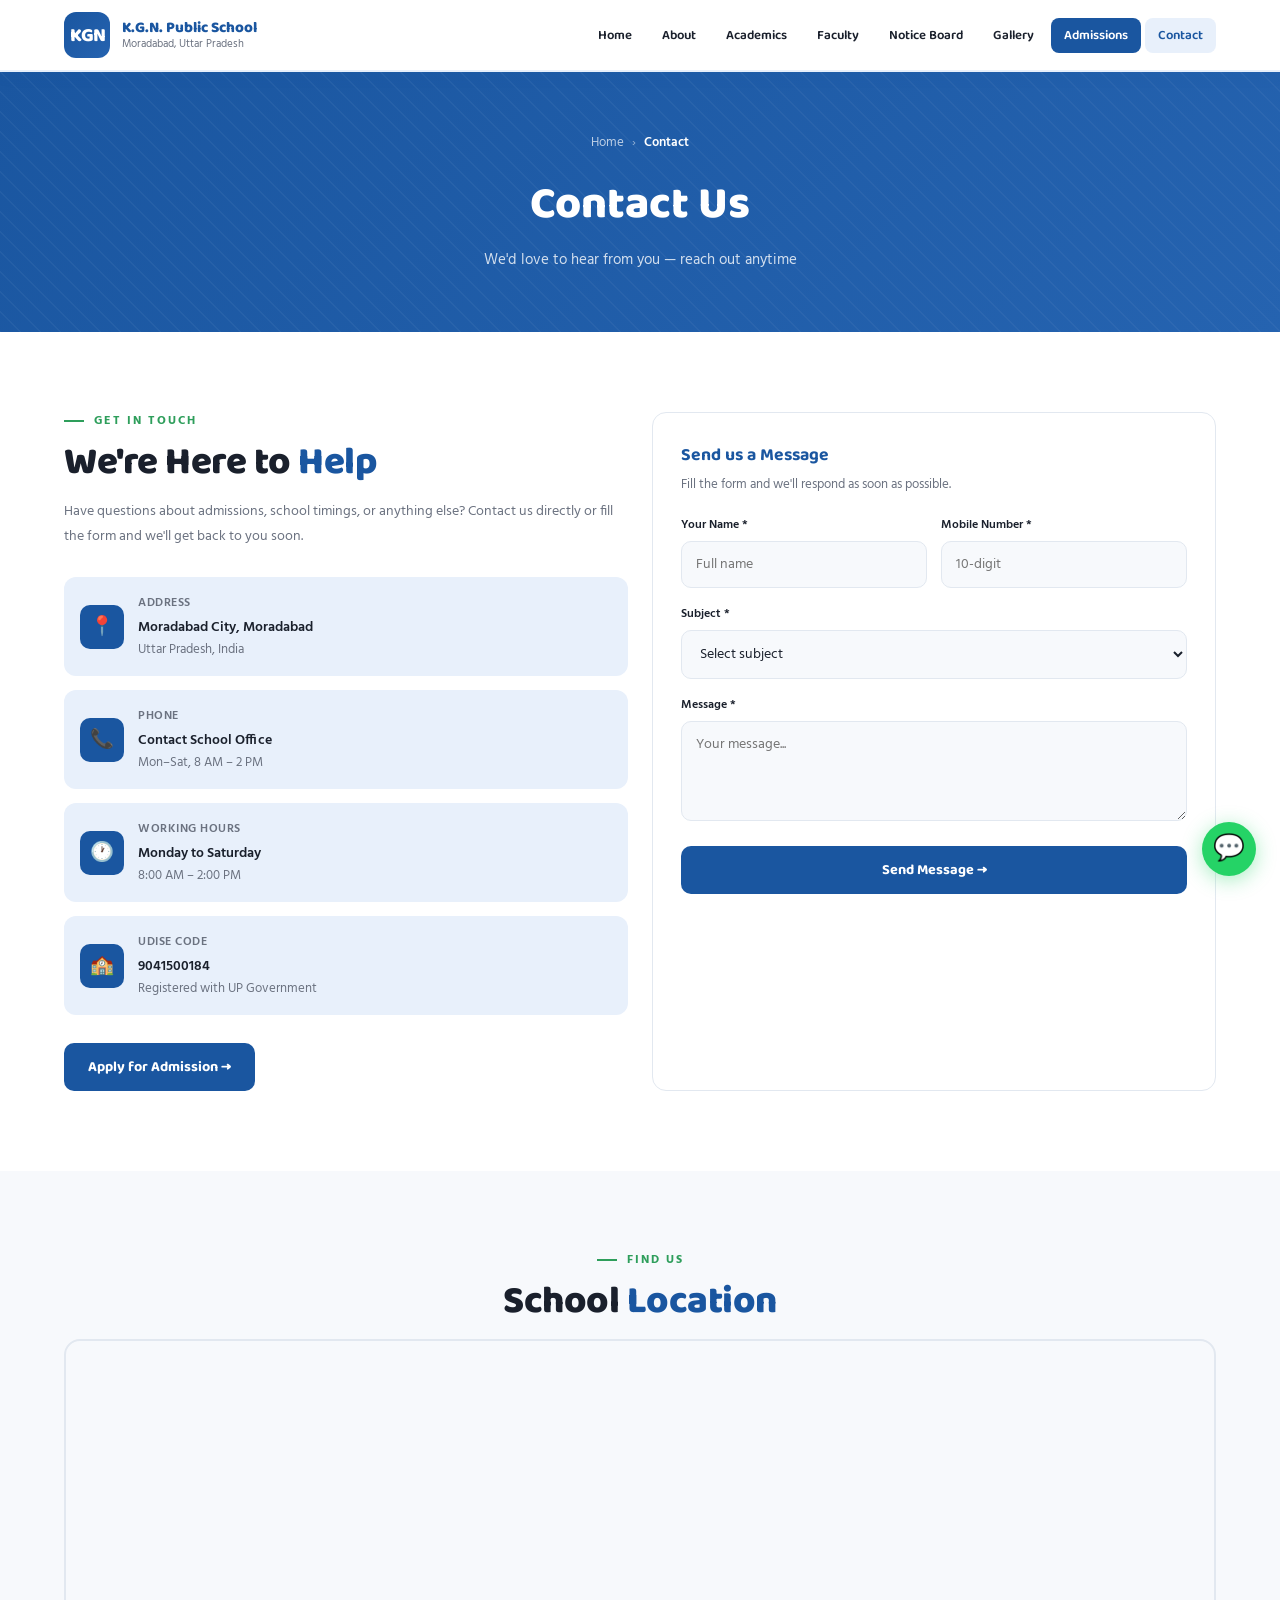
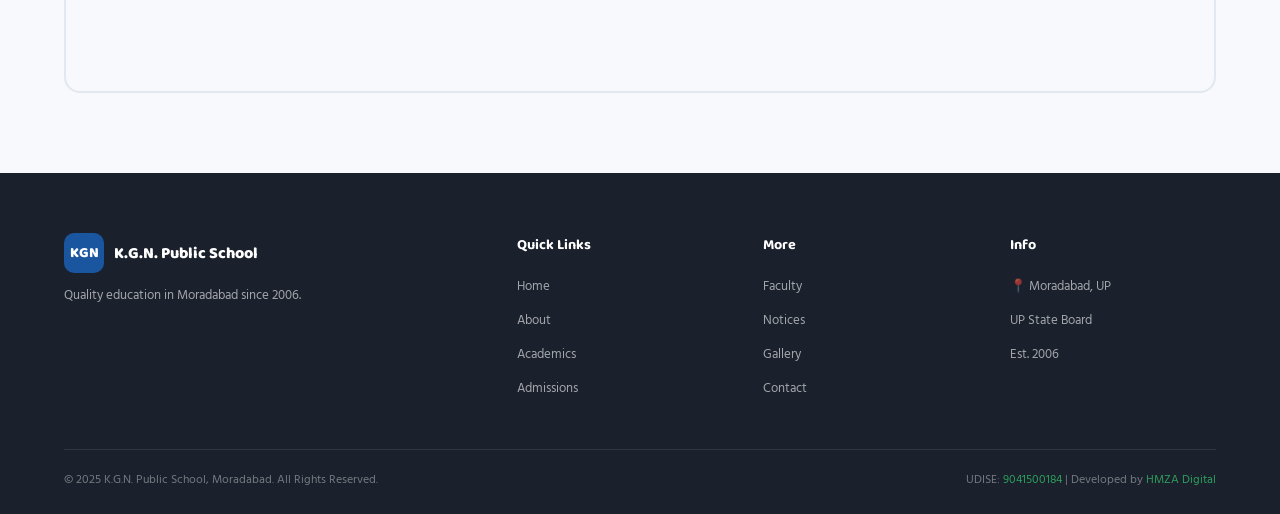
<file: contact.html>
<!DOCTYPE html>
<html lang="hi">
<head>
<meta charset="UTF-8"/>
<meta name="viewport" content="width=device-width,initial-scale=1.0"/>
<title>Contact – K.G.N. Public School Moradabad</title>
<link rel="stylesheet" href="css/styles.css"/>
</head>
<body>
<nav><div class="nav-inner"><div class="nav-logo"><div class="logo-icon">KGN</div><div class="logo-text"><h3>K.G.N. Public School</h3><p>Moradabad, Uttar Pradesh</p></div></div><ul class="nav-links"><li><a href="index.html">Home</a></li><li><a href="about.html">About</a></li><li><a href="academics.html">Academics</a></li><li><a href="faculty.html">Faculty</a></li><li><a href="notice.html">Notice Board</a></li><li><a href="gallery.html">Gallery</a></li><li><a href="admissions.html" class="nav-admit">Admissions</a></li><li><a href="contact.html" class="active">Contact</a></li></ul><div class="hamburger" onclick="toggleMob()"><span></span><span></span><span></span></div></div></nav>
<div class="mob-nav" id="mobNav"><button class="mob-close" onclick="toggleMob()">✕</button><a href="index.html" onclick="toggleMob()">Home</a><a href="about.html" onclick="toggleMob()">About</a><a href="academics.html" onclick="toggleMob()">Academics</a><a href="faculty.html" onclick="toggleMob()">Faculty</a><a href="notice.html" onclick="toggleMob()">Notice Board</a><a href="gallery.html" onclick="toggleMob()">Gallery</a><a href="admissions.html" onclick="toggleMob()">Admissions</a><a href="contact.html" onclick="toggleMob()">Contact</a></div>

<div class="page-header">
  <div class="breadcrumb"><a href="index.html">Home</a><span>›</span><span class="current">Contact</span></div>
  <h1>Contact Us</h1>
  <p>We'd love to hear from you — reach out anytime</p>
</div>

<section class="section">
  <div class="section-inner">
    <div class="cards-grid-2">
      <!-- CONTACT INFO -->
      <div class="reveal">
        <div class="section-label">Get In Touch</div>
        <h2 class="section-title">We're Here to <span>Help</span></h2>
        <p style="color:var(--gray);font-size:0.9rem;line-height:1.7;margin-bottom:28px">Have questions about admissions, school timings, or anything else? Contact us directly or fill the form and we'll get back to you soon.</p>
        <div style="display:flex;flex-direction:column;gap:14px;margin-bottom:28px">
          <div style="display:flex;align-items:center;gap:14px;padding:16px;background:var(--blue-light);border-radius:12px">
            <div style="width:44px;height:44px;border-radius:10px;background:var(--blue);display:flex;align-items:center;justify-content:center;font-size:1.2rem;flex-shrink:0">📍</div>
            <div><div style="font-size:0.75rem;color:var(--gray);font-weight:600;text-transform:uppercase;letter-spacing:0.5px;margin-bottom:3px">Address</div><div style="font-size:0.9rem;font-weight:600">Moradabad City, Moradabad</div><div style="font-size:0.8rem;color:var(--gray)">Uttar Pradesh, India</div></div>
          </div>
          <div style="display:flex;align-items:center;gap:14px;padding:16px;background:var(--blue-light);border-radius:12px">
            <div style="width:44px;height:44px;border-radius:10px;background:var(--blue);display:flex;align-items:center;justify-content:center;font-size:1.2rem;flex-shrink:0">📞</div>
            <div><div style="font-size:0.75rem;color:var(--gray);font-weight:600;text-transform:uppercase;letter-spacing:0.5px;margin-bottom:3px">Phone</div><div style="font-size:0.9rem;font-weight:600">Contact School Office</div><div style="font-size:0.8rem;color:var(--gray)">Mon–Sat, 8 AM – 2 PM</div></div>
          </div>
          <div style="display:flex;align-items:center;gap:14px;padding:16px;background:var(--blue-light);border-radius:12px">
            <div style="width:44px;height:44px;border-radius:10px;background:var(--blue);display:flex;align-items:center;justify-content:center;font-size:1.2rem;flex-shrink:0">🕐</div>
            <div><div style="font-size:0.75rem;color:var(--gray);font-weight:600;text-transform:uppercase;letter-spacing:0.5px;margin-bottom:3px">Working Hours</div><div style="font-size:0.9rem;font-weight:600">Monday to Saturday</div><div style="font-size:0.8rem;color:var(--gray)">8:00 AM – 2:00 PM</div></div>
          </div>
          <div style="display:flex;align-items:center;gap:14px;padding:16px;background:var(--blue-light);border-radius:12px">
            <div style="width:44px;height:44px;border-radius:10px;background:var(--blue);display:flex;align-items:center;justify-content:center;font-size:1.2rem;flex-shrink:0">🏫</div>
            <div><div style="font-size:0.75rem;color:var(--gray);font-weight:600;text-transform:uppercase;letter-spacing:0.5px;margin-bottom:3px">UDISE Code</div><div style="font-size:0.9rem;font-weight:600">9041500184</div><div style="font-size:0.8rem;color:var(--gray)">Registered with UP Government</div></div>
          </div>
        </div>
        <a href="admissions.html" class="btn-blue">Apply for Admission →</a>
      </div>

      <!-- CONTACT FORM -->
      <div class="card reveal">
        <h3 style="font-size:1.1rem;color:var(--blue);margin-bottom:6px">Send us a Message</h3>
        <p style="font-size:0.8rem;color:var(--gray);margin-bottom:20px">Fill the form and we'll respond as soon as possible.</p>
        <form id="contactForm">
          <div class="form-row">
            <div class="form-group"><label>Your Name *</label><input type="text" placeholder="Full name" required/></div>
            <div class="form-group"><label>Mobile Number *</label><input type="tel" placeholder="10-digit" maxlength="10" required/></div>
          </div>
          <div class="form-group"><label>Subject *</label><select required><option value="">Select subject</option><option>Admission Enquiry</option><option>Fee Information</option><option>School Timing</option><option>Documents Required</option><option>Other</option></select></div>
          <div class="form-group"><label>Message *</label><textarea placeholder="Your message..." required></textarea></div>
          <button type="submit" class="btn-blue" style="width:100%;justify-content:center">Send Message →</button>
        </form>
      </div>
    </div>
  </div>
</section>

<!-- MAP -->
<section class="section section-alt">
  <div class="section-inner">
    <div class="section-label reveal" style="justify-content:center">Find Us</div>
    <h2 class="section-title reveal" style="text-align:center">School <span>Location</span></h2>
    <div style="border-radius:16px;overflow:hidden;border:2px solid var(--border);" class="reveal">
      <iframe src="https://www.google.com/maps/embed?pb=!1m18!1m12!1m3!1d55841.24891919!2d78.72406!3d28.83893!2m3!1f0!2f0!3f0!3m2!1i1024!2i768!4f13.1!3m3!1m2!1s0x390af4c5a8a71f5d%3A0x80b1f9e9b1c1b1b1!2sMoradabad%2C%20Uttar%20Pradesh!5e0!3m2!1sen!2sin!4v1" width="100%" height="350" style="border:0;display:block" allowfullscreen="" loading="lazy"></iframe>
    </div>
  </div>
</section>

<footer><div class="footer-inner"><div class="footer-grid"><div class="footer-brand"><div style="display:flex;align-items:center;gap:10px;margin-bottom:8px"><div style="width:40px;height:40px;border-radius:10px;background:var(--blue);display:flex;align-items:center;justify-content:center;font-family:'Baloo 2',sans-serif;font-weight:800;color:white;font-size:0.9rem">KGN</div><span style="font-family:'Baloo 2',sans-serif;font-weight:800;font-size:1rem">K.G.N. Public School</span></div><p>Quality education in Moradabad since 2006.</p></div><div class="footer-col"><h4>Quick Links</h4><ul><li><a href="index.html">Home</a></li><li><a href="about.html">About</a></li><li><a href="academics.html">Academics</a></li><li><a href="admissions.html">Admissions</a></li></ul></div><div class="footer-col"><h4>More</h4><ul><li><a href="faculty.html">Faculty</a></li><li><a href="notice.html">Notices</a></li><li><a href="gallery.html">Gallery</a></li><li><a href="contact.html">Contact</a></li></ul></div><div class="footer-col"><h4>Info</h4><ul><li><a href="#">📍 Moradabad, UP</a></li><li><a href="#">UP State Board</a></li><li><a href="#">Est. 2006</a></li></ul></div></div><div class="footer-bottom"><p>© 2025 K.G.N. Public School, Moradabad. All Rights Reserved.</p><p>UDISE: <span>9041500184</span> | Developed by <span>HMZA Digital</span></p></div></div></footer>
<a href="https://wa.me/91" class="wa-float">💬</a>
<script src="js/script.js"></script>
</body>
</html>
</file>
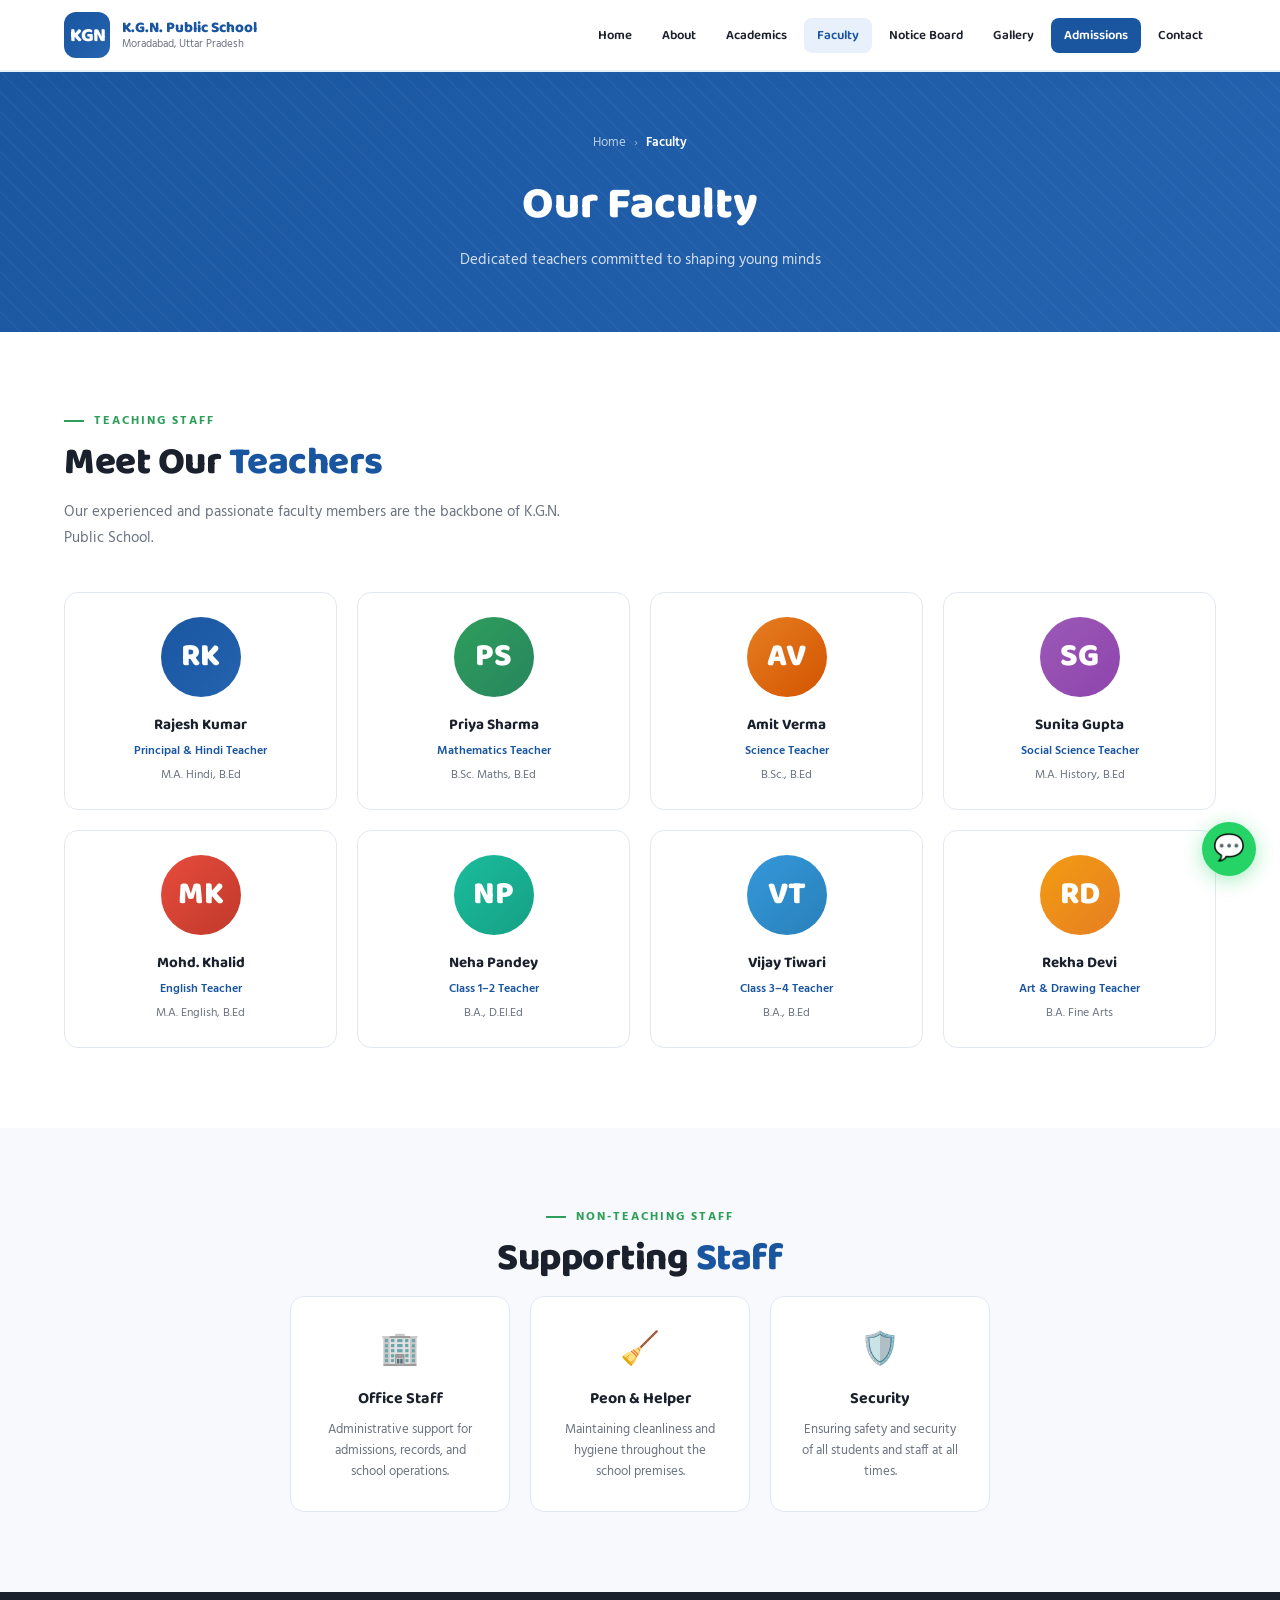
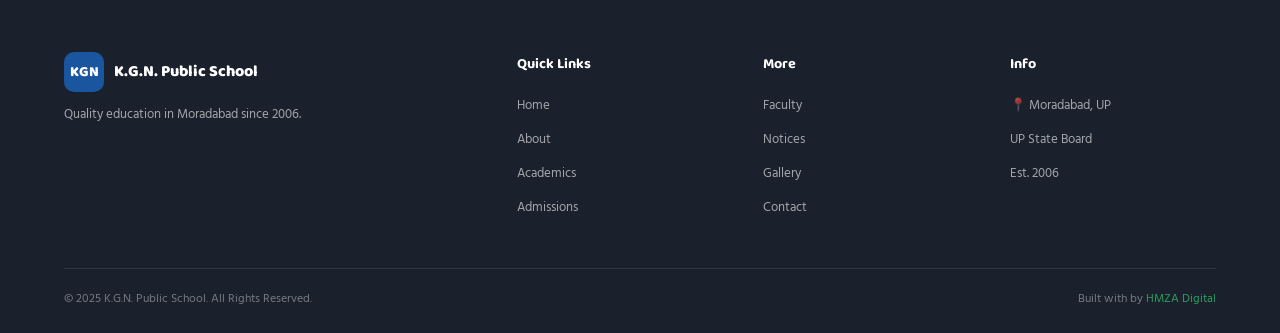
<file: faculty.html>
<!DOCTYPE html>
<html lang="hi">
<head>
<meta charset="UTF-8"/>
<meta name="viewport" content="width=device-width,initial-scale=1.0"/>
<title>Faculty – K.G.N. Public School Moradabad</title>
<link rel="stylesheet" href="css/styles.css"/>
</head>
<body>
<nav><div class="nav-inner"><div class="nav-logo"><div class="logo-icon">KGN</div><div class="logo-text"><h3>K.G.N. Public School</h3><p>Moradabad, Uttar Pradesh</p></div></div><ul class="nav-links"><li><a href="index.html">Home</a></li><li><a href="about.html">About</a></li><li><a href="academics.html">Academics</a></li><li><a href="faculty.html" class="active">Faculty</a></li><li><a href="notice.html">Notice Board</a></li><li><a href="gallery.html">Gallery</a></li><li><a href="admissions.html" class="nav-admit">Admissions</a></li><li><a href="contact.html">Contact</a></li></ul><div class="hamburger" onclick="toggleMob()"><span></span><span></span><span></span></div></div></nav>
<div class="mob-nav" id="mobNav"><button class="mob-close" onclick="toggleMob()">✕</button><a href="index.html" onclick="toggleMob()">Home</a><a href="about.html" onclick="toggleMob()">About</a><a href="academics.html" onclick="toggleMob()">Academics</a><a href="faculty.html" onclick="toggleMob()">Faculty</a><a href="notice.html" onclick="toggleMob()">Notice Board</a><a href="gallery.html" onclick="toggleMob()">Gallery</a><a href="admissions.html" onclick="toggleMob()">Admissions</a><a href="contact.html" onclick="toggleMob()">Contact</a></div>

<div class="page-header">
  <div class="breadcrumb"><a href="index.html">Home</a><span>›</span><span class="current">Faculty</span></div>
  <h1>Our Faculty</h1>
  <p>Dedicated teachers committed to shaping young minds</p>
</div>

<section class="section">
  <div class="section-inner">
    <div class="section-label reveal">Teaching Staff</div>
    <h2 class="section-title reveal">Meet Our <span>Teachers</span></h2>
    <p class="section-sub reveal">Our experienced and passionate faculty members are the backbone of K.G.N. Public School.</p>
    <div class="cards-grid-4">
      <div class="faculty-card reveal">
        <div class="faculty-avatar" style="background:linear-gradient(135deg,#1a56a0,#2563b0)">RK</div>
        <h4>Rajesh Kumar</h4>
        <div class="subject">Principal & Hindi Teacher</div>
        <div class="qual">M.A. Hindi, B.Ed</div>
      </div>
      <div class="faculty-card reveal">
        <div class="faculty-avatar" style="background:linear-gradient(135deg,#2e9e5b,#27855e)">PS</div>
        <h4>Priya Sharma</h4>
        <div class="subject">Mathematics Teacher</div>
        <div class="qual">B.Sc. Maths, B.Ed</div>
      </div>
      <div class="faculty-card reveal">
        <div class="faculty-avatar" style="background:linear-gradient(135deg,#e67e22,#d35400)">AV</div>
        <h4>Amit Verma</h4>
        <div class="subject">Science Teacher</div>
        <div class="qual">B.Sc., B.Ed</div>
      </div>
      <div class="faculty-card reveal">
        <div class="faculty-avatar" style="background:linear-gradient(135deg,#9b59b6,#8e44ad)">SG</div>
        <h4>Sunita Gupta</h4>
        <div class="subject">Social Science Teacher</div>
        <div class="qual">M.A. History, B.Ed</div>
      </div>
      <div class="faculty-card reveal">
        <div class="faculty-avatar" style="background:linear-gradient(135deg,#e74c3c,#c0392b)">MK</div>
        <h4>Mohd. Khalid</h4>
        <div class="subject">English Teacher</div>
        <div class="qual">M.A. English, B.Ed</div>
      </div>
      <div class="faculty-card reveal">
        <div class="faculty-avatar" style="background:linear-gradient(135deg,#1abc9c,#16a085)">NP</div>
        <h4>Neha Pandey</h4>
        <div class="subject">Class 1–2 Teacher</div>
        <div class="qual">B.A., D.El.Ed</div>
      </div>
      <div class="faculty-card reveal">
        <div class="faculty-avatar" style="background:linear-gradient(135deg,#3498db,#2980b9)">VT</div>
        <h4>Vijay Tiwari</h4>
        <div class="subject">Class 3–4 Teacher</div>
        <div class="qual">B.A., B.Ed</div>
      </div>
      <div class="faculty-card reveal">
        <div class="faculty-avatar" style="background:linear-gradient(135deg,#f39c12,#e67e22)">RD</div>
        <h4>Rekha Devi</h4>
        <div class="subject">Art & Drawing Teacher</div>
        <div class="qual">B.A. Fine Arts</div>
      </div>
    </div>
  </div>
</section>

<section class="section section-alt">
  <div class="section-inner">
    <div style="text-align:center" class="reveal">
      <div class="section-label" style="justify-content:center">Non-Teaching Staff</div>
      <h2 class="section-title">Supporting <span>Staff</span></h2>
    </div>
    <div class="cards-grid-3" style="max-width:700px;margin:0 auto">
      <div class="card reveal" style="text-align:center"><div style="font-size:2rem;margin-bottom:10px">🏢</div><h4>Office Staff</h4><p>Administrative support for admissions, records, and school operations.</p></div>
      <div class="card reveal" style="text-align:center"><div style="font-size:2rem;margin-bottom:10px">🧹</div><h4>Peon & Helper</h4><p>Maintaining cleanliness and hygiene throughout the school premises.</p></div>
      <div class="card reveal" style="text-align:center"><div style="font-size:2rem;margin-bottom:10px">🛡️</div><h4>Security</h4><p>Ensuring safety and security of all students and staff at all times.</p></div>
    </div>
  </div>
</section>

<footer><div class="footer-inner"><div class="footer-grid"><div class="footer-brand"><div style="display:flex;align-items:center;gap:10px;margin-bottom:8px"><div style="width:40px;height:40px;border-radius:10px;background:var(--blue);display:flex;align-items:center;justify-content:center;font-family:'Baloo 2',sans-serif;font-weight:800;color:white;font-size:0.9rem">KGN</div><span style="font-family:'Baloo 2',sans-serif;font-weight:800;font-size:1rem">K.G.N. Public School</span></div><p>Quality education in Moradabad since 2006.</p></div><div class="footer-col"><h4>Quick Links</h4><ul><li><a href="index.html">Home</a></li><li><a href="about.html">About</a></li><li><a href="academics.html">Academics</a></li><li><a href="admissions.html">Admissions</a></li></ul></div><div class="footer-col"><h4>More</h4><ul><li><a href="faculty.html">Faculty</a></li><li><a href="notice.html">Notices</a></li><li><a href="gallery.html">Gallery</a></li><li><a href="contact.html">Contact</a></li></ul></div><div class="footer-col"><h4>Info</h4><ul><li><a href="#">📍 Moradabad, UP</a></li><li><a href="#">UP State Board</a></li><li><a href="#">Est. 2006</a></li></ul></div></div><div class="footer-bottom"><p>© 2025 K.G.N. Public School. All Rights Reserved.</p><p>Built with by <span>HMZA Digital</span></p></div></div></footer>
<a href="https://wa.me/91" class="wa-float">💬</a>
<script src="js/script.js"></script>
</body>
</html>
</file>
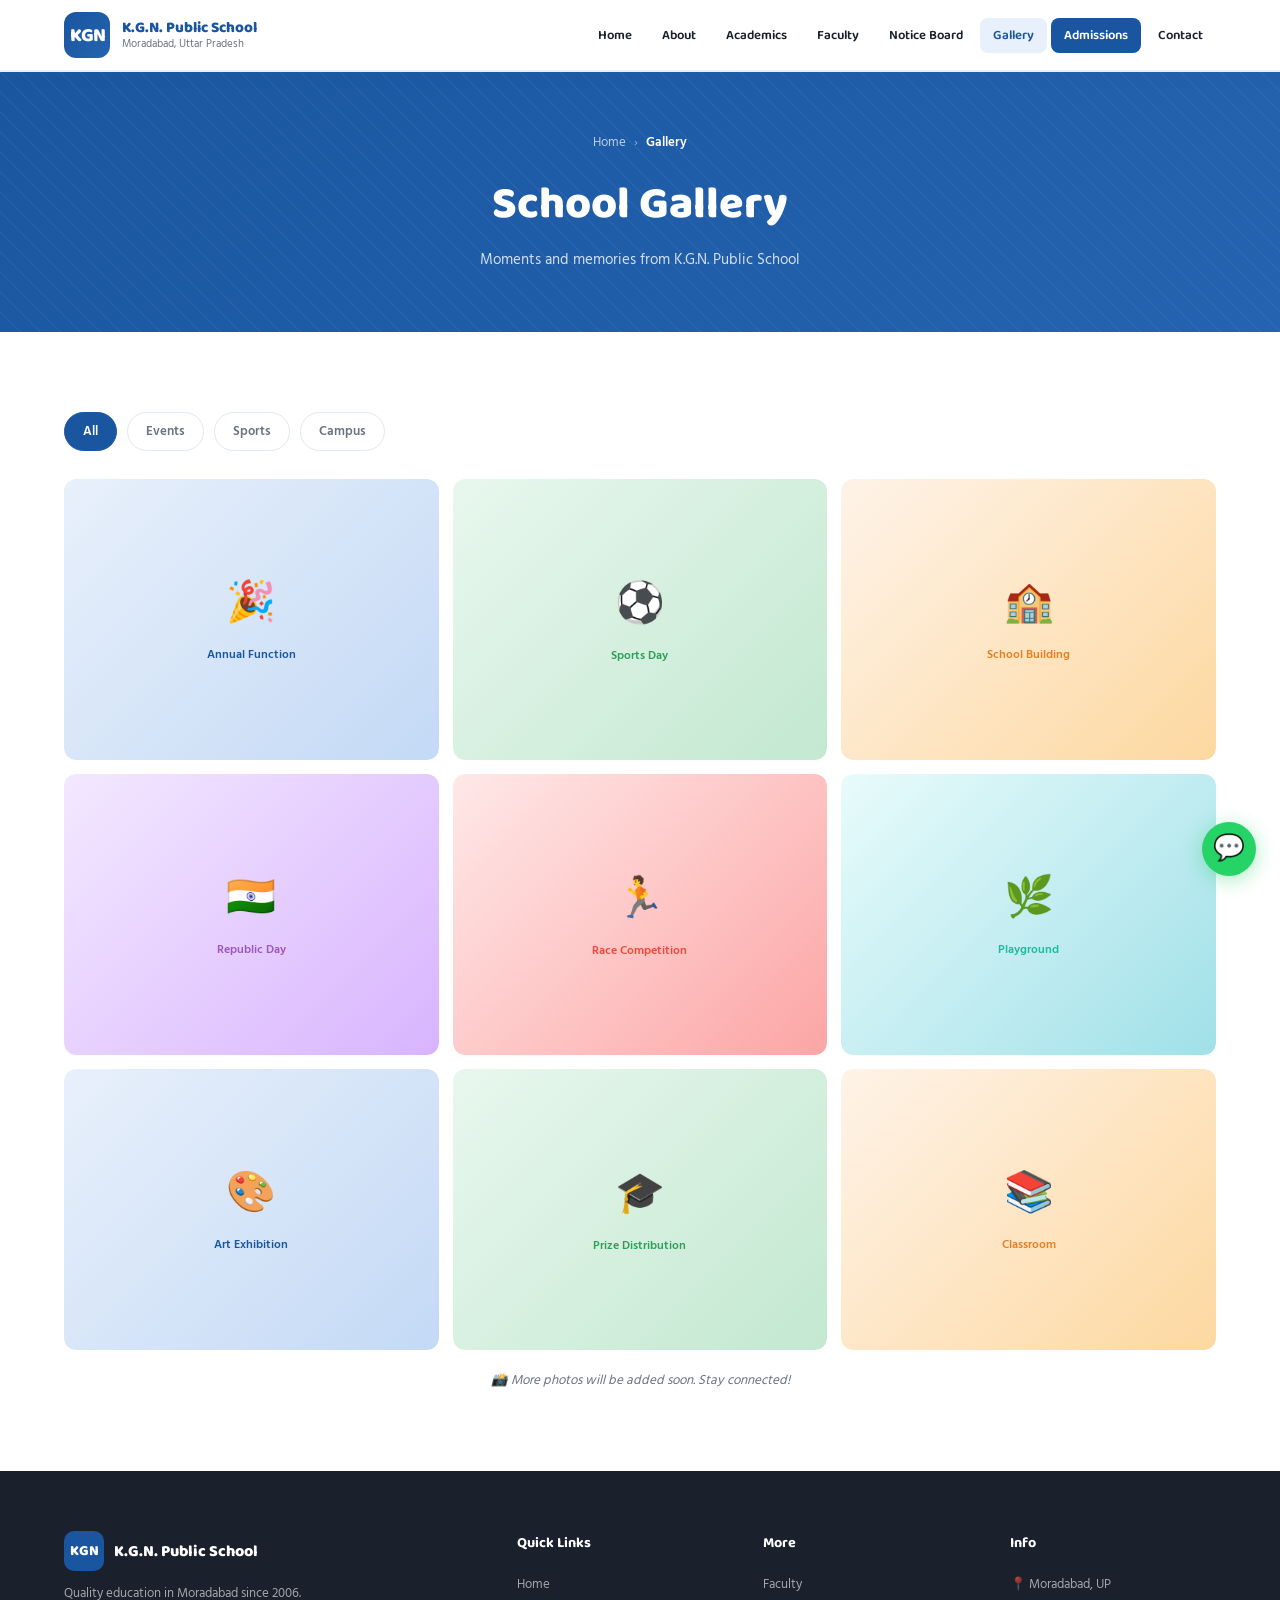
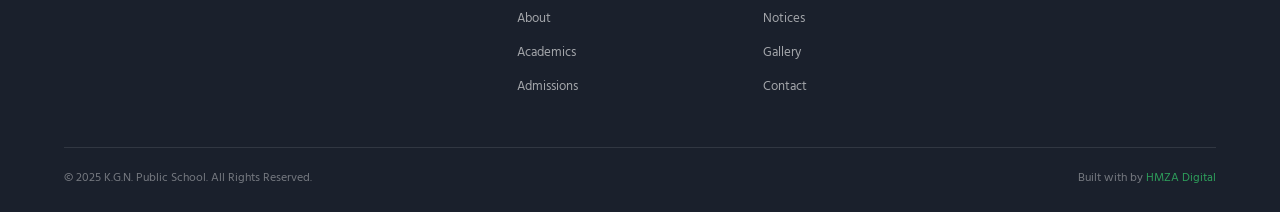
<file: gallery.html>
<!DOCTYPE html>
<html lang="hi">
<head>
<meta charset="UTF-8"/>
<meta name="viewport" content="width=device-width,initial-scale=1.0"/>
<title>Gallery – K.G.N. Public School Moradabad</title>
<link rel="stylesheet" href="css/styles.css"/>
<style>
.gallery-item .placeholder { background: var(--blue-light); border-radius: 12px; }
.g1 { background: linear-gradient(135deg,#e8f0fb,#c3d9f5) !important; }
.g2 { background: linear-gradient(135deg,#e8f7ee,#c3e8d0) !important; }
.g3 { background: linear-gradient(135deg,#fef3e8,#fdd8a0) !important; }
.g4 { background: linear-gradient(135deg,#f3e8ff,#d8b4fe) !important; }
.g5 { background: linear-gradient(135deg,#ffe8e8,#fca5a5) !important; }
.g6 { background: linear-gradient(135deg,#e8fbfb,#a0e0e8) !important; }
</style>
</head>
<body>
<nav><div class="nav-inner"><div class="nav-logo"><div class="logo-icon">KGN</div><div class="logo-text"><h3>K.G.N. Public School</h3><p>Moradabad, Uttar Pradesh</p></div></div><ul class="nav-links"><li><a href="index.html">Home</a></li><li><a href="about.html">About</a></li><li><a href="academics.html">Academics</a></li><li><a href="faculty.html">Faculty</a></li><li><a href="notice.html">Notice Board</a></li><li><a href="gallery.html" class="active">Gallery</a></li><li><a href="admissions.html" class="nav-admit">Admissions</a></li><li><a href="contact.html">Contact</a></li></ul><div class="hamburger" onclick="toggleMob()"><span></span><span></span><span></span></div></div></nav>
<div class="mob-nav" id="mobNav"><button class="mob-close" onclick="toggleMob()">✕</button><a href="index.html" onclick="toggleMob()">Home</a><a href="about.html" onclick="toggleMob()">About</a><a href="academics.html" onclick="toggleMob()">Academics</a><a href="faculty.html" onclick="toggleMob()">Faculty</a><a href="notice.html" onclick="toggleMob()">Notice Board</a><a href="gallery.html" onclick="toggleMob()">Gallery</a><a href="admissions.html" onclick="toggleMob()">Admissions</a><a href="contact.html" onclick="toggleMob()">Contact</a></div>

<div class="page-header">
  <div class="breadcrumb"><a href="index.html">Home</a><span>›</span><span class="current">Gallery</span></div>
  <h1>School Gallery</h1>
  <p>Moments and memories from K.G.N. Public School</p>
</div>

<section class="section">
  <div class="section-inner">
    <div style="display:flex;gap:10px;margin-bottom:28px;flex-wrap:wrap;" class="reveal">
      <button onclick="filterGallery('all',this)" style="padding:8px 18px;border-radius:20px;border:1px solid var(--blue);background:var(--blue);color:white;font-size:0.82rem;font-weight:600;cursor:pointer;font-family:'Hind',sans-serif">All</button>
      <button onclick="filterGallery('event',this)" style="padding:8px 18px;border-radius:20px;border:1px solid var(--border);background:transparent;color:var(--gray);font-size:0.82rem;font-weight:600;cursor:pointer;font-family:'Hind',sans-serif">Events</button>
      <button onclick="filterGallery('sports',this)" style="padding:8px 18px;border-radius:20px;border:1px solid var(--border);background:transparent;color:var(--gray);font-size:0.82rem;font-weight:600;cursor:pointer;font-family:'Hind',sans-serif">Sports</button>
      <button onclick="filterGallery('campus',this)" style="padding:8px 18px;border-radius:20px;border:1px solid var(--border);background:transparent;color:var(--gray);font-size:0.82rem;font-weight:600;cursor:pointer;font-family:'Hind',sans-serif">Campus</button>
    </div>

    <div class="gallery-grid" id="galleryGrid">
      <div class="gallery-item reveal" data-cat="event"><div class="placeholder g1"><div>🎉</div><p style="font-size:0.78rem;font-weight:600;color:var(--blue)">Annual Function</p></div></div>
      <div class="gallery-item reveal" data-cat="sports"><div class="placeholder g2"><div>⚽</div><p style="font-size:0.78rem;font-weight:600;color:var(--green)">Sports Day</p></div></div>
      <div class="gallery-item reveal" data-cat="campus"><div class="placeholder g3"><div>🏫</div><p style="font-size:0.78rem;font-weight:600;color:#e67e22">School Building</p></div></div>
      <div class="gallery-item reveal" data-cat="event"><div class="placeholder g4"><div>🇮🇳</div><p style="font-size:0.78rem;font-weight:600;color:#9b59b6">Republic Day</p></div></div>
      <div class="gallery-item reveal" data-cat="sports"><div class="placeholder g5"><div>🏃</div><p style="font-size:0.78rem;font-weight:600;color:#e74c3c">Race Competition</p></div></div>
      <div class="gallery-item reveal" data-cat="campus"><div class="placeholder g6"><div>🌿</div><p style="font-size:0.78rem;font-weight:600;color:#1abc9c">Playground</p></div></div>
      <div class="gallery-item reveal" data-cat="event"><div class="placeholder g1"><div>🎨</div><p style="font-size:0.78rem;font-weight:600;color:var(--blue)">Art Exhibition</p></div></div>
      <div class="gallery-item reveal" data-cat="event"><div class="placeholder g2"><div>🎓</div><p style="font-size:0.78rem;font-weight:600;color:var(--green)">Prize Distribution</p></div></div>
      <div class="gallery-item reveal" data-cat="campus"><div class="placeholder g3"><div>📚</div><p style="font-size:0.78rem;font-weight:600;color:#e67e22">Classroom</p></div></div>
    </div>
    <p style="text-align:center;color:var(--gray);font-size:0.83rem;margin-top:20px;font-style:italic" class="reveal">📸 More photos will be added soon. Stay connected!</p>
  </div>
</section>

<footer><div class="footer-inner"><div class="footer-grid"><div class="footer-brand"><div style="display:flex;align-items:center;gap:10px;margin-bottom:8px"><div style="width:40px;height:40px;border-radius:10px;background:var(--blue);display:flex;align-items:center;justify-content:center;font-family:'Baloo 2',sans-serif;font-weight:800;color:white;font-size:0.9rem">KGN</div><span style="font-family:'Baloo 2',sans-serif;font-weight:800;font-size:1rem">K.G.N. Public School</span></div><p>Quality education in Moradabad since 2006.</p></div><div class="footer-col"><h4>Quick Links</h4><ul><li><a href="index.html">Home</a></li><li><a href="about.html">About</a></li><li><a href="academics.html">Academics</a></li><li><a href="admissions.html">Admissions</a></li></ul></div><div class="footer-col"><h4>More</h4><ul><li><a href="faculty.html">Faculty</a></li><li><a href="notice.html">Notices</a></li><li><a href="gallery.html">Gallery</a></li><li><a href="contact.html">Contact</a></li></ul></div><div class="footer-col"><h4>Info</h4><ul><li><a href="#">📍 Moradabad, UP</a></li></ul></div></div><div class="footer-bottom"><p>© 2025 K.G.N. Public School. All Rights Reserved.</p><p>Built with by <span>HMZA Digital</span></p></div></div></footer>
<a href="https://wa.me/91" class="wa-float">💬</a>
<script src="js/script.js"></script>
<script>
function filterGallery(cat, btn) {
  document.querySelectorAll('#galleryGrid .gallery-item').forEach(c => {
    c.style.display = (cat === 'all' || c.dataset.cat === cat) ? 'block' : 'none';
  });
  document.querySelectorAll('[onclick^="filterGallery"]').forEach(b => {
    b.style.background = 'transparent'; b.style.color = 'var(--gray)'; b.style.borderColor = 'var(--border)';
  });
  btn.style.background = 'var(--blue)'; btn.style.color = 'white'; btn.style.borderColor = 'var(--blue)';
}
</script>
</body>
</html>
</file>
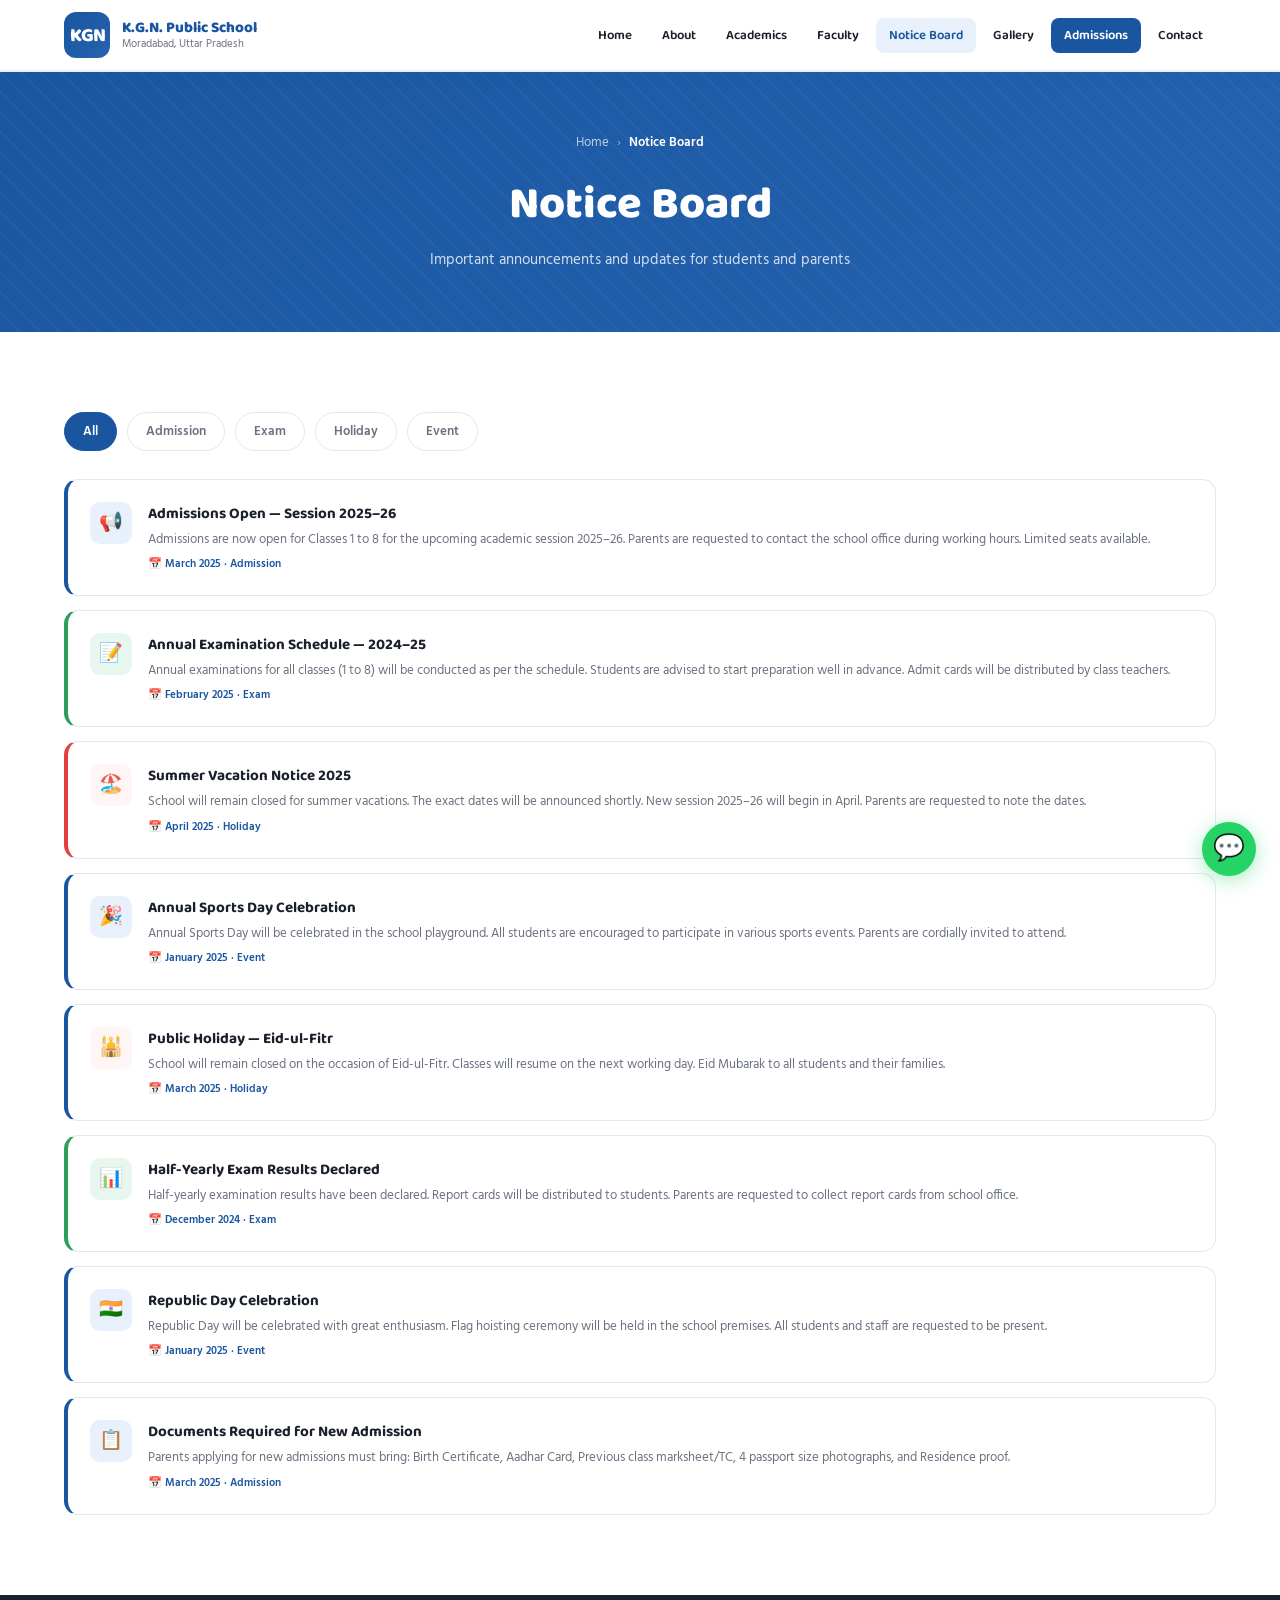
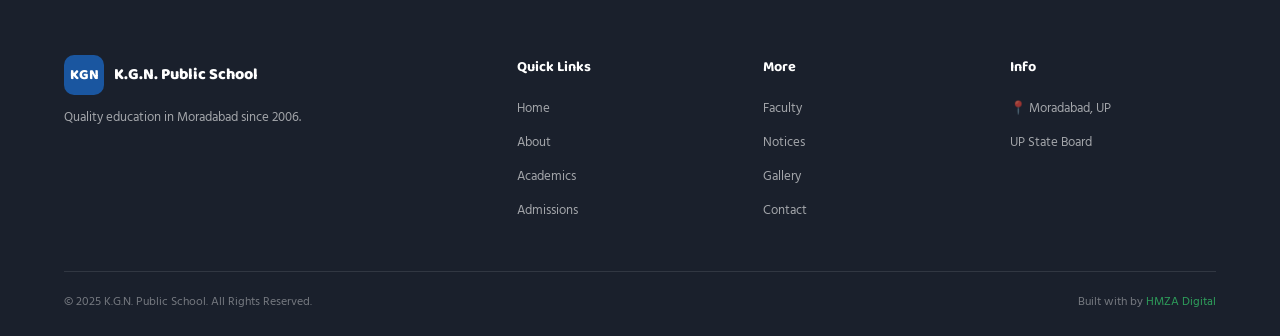
<file: notice.html>
<!DOCTYPE html>
<html lang="hi">
<head>
<meta charset="UTF-8"/>
<meta name="viewport" content="width=device-width,initial-scale=1.0"/>
<title>Notice Board – K.G.N. Public School Moradabad</title>
<link rel="stylesheet" href="css/styles.css"/>
</head>
<body>
<nav><div class="nav-inner"><div class="nav-logo"><div class="logo-icon">KGN</div><div class="logo-text"><h3>K.G.N. Public School</h3><p>Moradabad, Uttar Pradesh</p></div></div><ul class="nav-links"><li><a href="index.html">Home</a></li><li><a href="about.html">About</a></li><li><a href="academics.html">Academics</a></li><li><a href="faculty.html">Faculty</a></li><li><a href="notice.html" class="active">Notice Board</a></li><li><a href="gallery.html">Gallery</a></li><li><a href="admissions.html" class="nav-admit">Admissions</a></li><li><a href="contact.html">Contact</a></li></ul><div class="hamburger" onclick="toggleMob()"><span></span><span></span><span></span></div></div></nav>
<div class="mob-nav" id="mobNav"><button class="mob-close" onclick="toggleMob()">✕</button><a href="index.html" onclick="toggleMob()">Home</a><a href="about.html" onclick="toggleMob()">About</a><a href="academics.html" onclick="toggleMob()">Academics</a><a href="faculty.html" onclick="toggleMob()">Faculty</a><a href="notice.html" onclick="toggleMob()">Notice Board</a><a href="gallery.html" onclick="toggleMob()">Gallery</a><a href="admissions.html" onclick="toggleMob()">Admissions</a><a href="contact.html" onclick="toggleMob()">Contact</a></div>

<div class="page-header">
  <div class="breadcrumb"><a href="index.html">Home</a><span>›</span><span class="current">Notice Board</span></div>
  <h1>Notice Board</h1>
  <p>Important announcements and updates for students and parents</p>
</div>

<section class="section">
  <div class="section-inner">
    <!-- FILTER -->
    <div style="display:flex;gap:10px;margin-bottom:28px;flex-wrap:wrap;" class="reveal">
      <button onclick="filterNotice('all',this)" style="padding:8px 18px;border-radius:20px;border:1px solid var(--blue);background:var(--blue);color:white;font-size:0.82rem;font-weight:600;cursor:pointer;font-family:'Hind',sans-serif">All</button>
      <button onclick="filterNotice('admission',this)" style="padding:8px 18px;border-radius:20px;border:1px solid var(--border);background:transparent;color:var(--gray);font-size:0.82rem;font-weight:600;cursor:pointer;font-family:'Hind',sans-serif">Admission</button>
      <button onclick="filterNotice('exam',this)" style="padding:8px 18px;border-radius:20px;border:1px solid var(--border);background:transparent;color:var(--gray);font-size:0.82rem;font-weight:600;cursor:pointer;font-family:'Hind',sans-serif">Exam</button>
      <button onclick="filterNotice('holiday',this)" style="padding:8px 18px;border-radius:20px;border:1px solid var(--border);background:transparent;color:var(--gray);font-size:0.82rem;font-weight:600;cursor:pointer;font-family:'Hind',sans-serif">Holiday</button>
      <button onclick="filterNotice('event',this)" style="padding:8px 18px;border-radius:20px;border:1px solid var(--border);background:transparent;color:var(--gray);font-size:0.82rem;font-weight:600;cursor:pointer;font-family:'Hind',sans-serif">Event</button>
    </div>

    <div style="display:flex;flex-direction:column;gap:14px;" id="noticeList">
      <div class="notice-card reveal" data-cat="admission">
        <div class="n-icon blue">📢</div>
        <div class="n-content">
          <h4>Admissions Open — Session 2025–26</h4>
          <p>Admissions are now open for Classes 1 to 8 for the upcoming academic session 2025–26. Parents are requested to contact the school office during working hours. Limited seats available.</p>
          <div class="n-date">📅 March 2025 · Admission</div>
        </div>
      </div>
      <div class="notice-card exam reveal" data-cat="exam">
        <div class="n-icon green">📝</div>
        <div class="n-content">
          <h4>Annual Examination Schedule — 2024–25</h4>
          <p>Annual examinations for all classes (1 to 8) will be conducted as per the schedule. Students are advised to start preparation well in advance. Admit cards will be distributed by class teachers.</p>
          <div class="n-date">📅 February 2025 · Exam</div>
        </div>
      </div>
      <div class="notice-card urgent reveal" data-cat="holiday">
        <div class="n-icon red">🏖️</div>
        <div class="n-content">
          <h4>Summer Vacation Notice 2025</h4>
          <p>School will remain closed for summer vacations. The exact dates will be announced shortly. New session 2025–26 will begin in April. Parents are requested to note the dates.</p>
          <div class="n-date">📅 April 2025 · Holiday</div>
        </div>
      </div>
      <div class="notice-card reveal" data-cat="event">
        <div class="n-icon blue">🎉</div>
        <div class="n-content">
          <h4>Annual Sports Day Celebration</h4>
          <p>Annual Sports Day will be celebrated in the school playground. All students are encouraged to participate in various sports events. Parents are cordially invited to attend.</p>
          <div class="n-date">📅 January 2025 · Event</div>
        </div>
      </div>
      <div class="notice-card reveal" data-cat="holiday">
        <div class="n-icon red">🕌</div>
        <div class="n-content">
          <h4>Public Holiday — Eid-ul-Fitr</h4>
          <p>School will remain closed on the occasion of Eid-ul-Fitr. Classes will resume on the next working day. Eid Mubarak to all students and their families.</p>
          <div class="n-date">📅 March 2025 · Holiday</div>
        </div>
      </div>
      <div class="notice-card exam reveal" data-cat="exam">
        <div class="n-icon green">📊</div>
        <div class="n-content">
          <h4>Half-Yearly Exam Results Declared</h4>
          <p>Half-yearly examination results have been declared. Report cards will be distributed to students. Parents are requested to collect report cards from school office.</p>
          <div class="n-date">📅 December 2024 · Exam</div>
        </div>
      </div>
      <div class="notice-card reveal" data-cat="event">
        <div class="n-icon blue">🇮🇳</div>
        <div class="n-content">
          <h4>Republic Day Celebration</h4>
          <p>Republic Day will be celebrated with great enthusiasm. Flag hoisting ceremony will be held in the school premises. All students and staff are requested to be present.</p>
          <div class="n-date">📅 January 2025 · Event</div>
        </div>
      </div>
      <div class="notice-card reveal" data-cat="admission">
        <div class="n-icon blue">📋</div>
        <div class="n-content">
          <h4>Documents Required for New Admission</h4>
          <p>Parents applying for new admissions must bring: Birth Certificate, Aadhar Card, Previous class marksheet/TC, 4 passport size photographs, and Residence proof.</p>
          <div class="n-date">📅 March 2025 · Admission</div>
        </div>
      </div>
    </div>
  </div>
</section>

<footer><div class="footer-inner"><div class="footer-grid"><div class="footer-brand"><div style="display:flex;align-items:center;gap:10px;margin-bottom:8px"><div style="width:40px;height:40px;border-radius:10px;background:var(--blue);display:flex;align-items:center;justify-content:center;font-family:'Baloo 2',sans-serif;font-weight:800;color:white;font-size:0.9rem">KGN</div><span style="font-family:'Baloo 2',sans-serif;font-weight:800;font-size:1rem">K.G.N. Public School</span></div><p>Quality education in Moradabad since 2006.</p></div><div class="footer-col"><h4>Quick Links</h4><ul><li><a href="index.html">Home</a></li><li><a href="about.html">About</a></li><li><a href="academics.html">Academics</a></li><li><a href="admissions.html">Admissions</a></li></ul></div><div class="footer-col"><h4>More</h4><ul><li><a href="faculty.html">Faculty</a></li><li><a href="notice.html">Notices</a></li><li><a href="gallery.html">Gallery</a></li><li><a href="contact.html">Contact</a></li></ul></div><div class="footer-col"><h4>Info</h4><ul><li><a href="#">📍 Moradabad, UP</a></li><li><a href="#">UP State Board</a></li></ul></div></div><div class="footer-bottom"><p>© 2025 K.G.N. Public School. All Rights Reserved.</p><p>Built with by <span>HMZA Digital</span></p></div></div></footer>
<a href="https://wa.me/91" class="wa-float">💬</a>
<script src="js/script.js"></script>
<script>
function filterNotice(cat, btn) {
  document.querySelectorAll('#noticeList .notice-card').forEach(c => {
    c.style.display = (cat === 'all' || c.dataset.cat === cat) ? 'flex' : 'none';
  });
  document.querySelectorAll('[onclick^="filterNotice"]').forEach(b => {
    b.style.background = 'transparent'; b.style.color = 'var(--gray)'; b.style.borderColor = 'var(--border)';
  });
  btn.style.background = 'var(--blue)'; btn.style.color = 'white'; btn.style.borderColor = 'var(--blue)';
}
</script>
</body>
</html>
</file>
<file: css/styles.css>
@import url('https://fonts.googleapis.com/css2?family=Baloo+2:wght@400;500;600;700;800&family=Hind:wght@300;400;500;600&display=swap');

:root {
  --blue: #1a56a0;
  --blue2: #1045880;
  --blue-light: #e8f0fb;
  --blue-mid: #2563b0;
  --green: #2e9e5b;
  --green-light: #e8f7ee;
  --white: #ffffff;
  --off-white: #f7f9fc;
  --gray: #6b7280;
  --dark: #1a202c;
  --border: #e2e8f0;
  --shadow: 0 4px 20px rgba(26,86,160,0.10);
  --radius: 14px;
}

* { margin: 0; padding: 0; box-sizing: border-box; }
html { scroll-behavior: smooth; }
body { font-family: 'Hind', sans-serif; background: var(--white); color: var(--dark); overflow-x: hidden; }
h1,h2,h3,h4,h5 { font-family: 'Baloo 2', sans-serif; }
a { text-decoration: none; color: inherit; }
img { max-width: 100%; }

/* NAVBAR */
nav {
  position: sticky; top: 0; z-index: 999;
  background: var(--white);
  border-bottom: 2px solid var(--blue-light);
  box-shadow: 0 2px 16px rgba(26,86,160,0.08);
  padding: 0 5%;
}
.nav-inner {
  display: flex; align-items: center;
  justify-content: space-between;
  max-width: 1200px; margin: auto;
  height: 70px;
}
.nav-logo { display: flex; align-items: center; gap: 12px; }
.nav-logo .logo-icon {
  width: 46px; height: 46px; border-radius: 12px;
  background: linear-gradient(135deg, var(--blue), var(--blue-mid));
  display: flex; align-items: center; justify-content: center;
  font-family: 'Baloo 2', sans-serif; font-weight: 800;
  font-size: 1.2rem; color: white; letter-spacing: -1px;
}
.nav-logo .logo-text { line-height: 1.2; }
.nav-logo .logo-text h3 { font-size: 0.95rem; font-weight: 800; color: var(--blue); }
.nav-logo .logo-text p { font-size: 0.68rem; color: var(--gray); }
.nav-links { display: flex; align-items: center; gap: 4px; list-style: none; }
.nav-links a {
  padding: 7px 13px; border-radius: 8px;
  font-size: 0.82rem; font-weight: 600;
  color: var(--dark); transition: all 0.2s;
  font-family: 'Baloo 2', sans-serif;
}
.nav-links a:hover, .nav-links a.active {
  background: var(--blue-light); color: var(--blue);
}
.nav-admit {
  background: var(--blue) !important;
  color: white !important;
}
.nav-admit:hover { background: var(--blue-mid) !important; }
.hamburger { display: none; flex-direction: column; gap: 5px; cursor: pointer; }
.hamburger span { display: block; width: 22px; height: 2px; background: var(--blue); border-radius: 2px; transition: all 0.3s; }
.mob-nav {
  display: none; position: fixed; inset: 0; background: white;
  z-index: 998; flex-direction: column; align-items: center;
  justify-content: center; gap: 20px;
}
.mob-nav.open { display: flex; }
.mob-nav a {
  font-family: 'Baloo 2', sans-serif; font-size: 1.5rem;
  font-weight: 700; color: var(--dark);
}
.mob-nav a:hover { color: var(--blue); }
.mob-close { position: absolute; top: 20px; right: 20px; font-size: 1.8rem; cursor: pointer; color: var(--blue); background: none; border: none; }

/* TICKER */
.ticker {
  background: var(--blue); color: white;
  padding: 8px 0; overflow: hidden;
  font-size: 0.82rem; font-weight: 500;
}
.ticker-inner { display: flex; gap: 0; animation: ticker 25s linear infinite; white-space: nowrap; }
.ticker-item { padding: 0 40px; display: flex; align-items: center; gap: 10px; }
.ticker-item::after { content: '★'; opacity: 0.5; }
@keyframes ticker { from { transform: translateX(0); } to { transform: translateX(-50%); } }

/* HERO */
.hero {
  background: linear-gradient(135deg, var(--blue) 0%, var(--blue-mid) 60%, #1a7ac4 100%);
  padding: 80px 5% 70px; position: relative; overflow: hidden;
}
.hero::before {
  content: ''; position: absolute; inset: 0;
  background: url("data:image/svg+xml,%3Csvg width='60' height='60' viewBox='0 0 60 60' xmlns='http://www.w3.org/2000/svg'%3E%3Cg fill='none' fill-rule='evenodd'%3E%3Cg fill='%23ffffff' fill-opacity='0.04'%3E%3Cpath d='M36 34v-4h-2v4h-4v2h4v4h2v-4h4v-2h-4zm0-30V0h-2v4h-4v2h4v4h2V6h4V4h-4zM6 34v-4H4v4H0v2h4v4h2v-4h4v-2H6zM6 4V0H4v4H0v2h4v4h2V6h4V4H6z'/%3E%3C/g%3E%3C/g%3E%3C/svg%3E");
}
.hero-inner { max-width: 1200px; margin: auto; display: grid; grid-template-columns: 1fr 1fr; gap: 60px; align-items: center; position: relative; z-index: 2; }
.hero-badge {
  display: inline-flex; align-items: center; gap: 8px;
  background: rgba(255,255,255,0.15); border: 1px solid rgba(255,255,255,0.3);
  color: white; padding: 6px 16px; border-radius: 20px;
  font-size: 0.75rem; font-weight: 600; letter-spacing: 1px;
  text-transform: uppercase; margin-bottom: 20px;
}
.hero h1 { font-size: clamp(2rem,4vw,3rem); font-weight: 800; color: white; line-height: 1.15; margin-bottom: 16px; letter-spacing: -0.5px; }
.hero h1 span { color: #90cdf4; }
.hero p { color: rgba(255,255,255,0.85); font-size: 1rem; line-height: 1.7; margin-bottom: 28px; }
.hero-btns { display: flex; gap: 12px; flex-wrap: wrap; }
.btn-white {
  background: white; color: var(--blue); padding: 12px 24px;
  border-radius: 10px; font-weight: 700; font-size: 0.9rem;
  font-family: 'Baloo 2', sans-serif; display: inline-flex;
  align-items: center; gap: 8px; transition: all 0.3s; border: none; cursor: pointer;
}
.btn-white:hover { transform: translateY(-2px); box-shadow: 0 8px 24px rgba(0,0,0,0.15); }
.btn-outline-white {
  background: transparent; color: white; padding: 12px 24px;
  border-radius: 10px; font-weight: 600; font-size: 0.9rem;
  font-family: 'Baloo 2', sans-serif; display: inline-flex;
  align-items: center; gap: 8px; transition: all 0.3s;
  border: 2px solid rgba(255,255,255,0.5);
}
.btn-outline-white:hover { border-color: white; background: rgba(255,255,255,0.1); }
.hero-card {
  background: white; border-radius: 20px; padding: 32px;
  box-shadow: 0 20px 60px rgba(0,0,0,0.15);
}
.hero-card h3 { font-size: 1.1rem; color: var(--blue); margin-bottom: 20px; }
.stat-grid { display: grid; grid-template-columns: 1fr 1fr; gap: 14px; }
.stat-item { background: var(--blue-light); border-radius: 12px; padding: 16px; text-align: center; }
.stat-item .num { font-family: 'Baloo 2', sans-serif; font-size: 1.8rem; font-weight: 800; color: var(--blue); line-height: 1; }
.stat-item .lbl { font-size: 0.72rem; color: var(--gray); margin-top: 4px; font-weight: 500; }

/* SECTIONS */
.section { padding: 80px 5%; }
.section-inner { max-width: 1200px; margin: auto; }
.section-alt { background: var(--off-white); }
.section-blue { background: var(--blue); }
.section-label {
  font-size: 0.72rem; font-weight: 700; letter-spacing: 2px;
  text-transform: uppercase; color: var(--green); margin-bottom: 10px;
  display: flex; align-items: center; gap: 10px;
}
.section-label::before { content: ''; width: 20px; height: 2px; background: var(--green); }
.section-title { font-size: clamp(1.6rem,3vw,2.4rem); font-weight: 800; color: var(--dark); line-height: 1.2; margin-bottom: 14px; letter-spacing: -0.5px; }
.section-title span { color: var(--blue); }
.section-sub { color: var(--gray); font-size: 0.95rem; line-height: 1.7; max-width: 500px; margin-bottom: 40px; }

/* CARDS */
.cards-grid-3 { display: grid; grid-template-columns: repeat(3,1fr); gap: 20px; }
.cards-grid-4 { display: grid; grid-template-columns: repeat(4,1fr); gap: 20px; }
.cards-grid-2 { display: grid; grid-template-columns: 1fr 1fr; gap: 24px; }
.card {
  background: white; border-radius: var(--radius); padding: 28px;
  border: 1px solid var(--border); transition: all 0.3s; position: relative;
}
.card:hover { transform: translateY(-4px); box-shadow: var(--shadow); border-color: var(--blue-light); }
.card-icon {
  width: 52px; height: 52px; border-radius: 12px;
  background: var(--blue-light); display: flex; align-items: center;
  justify-content: center; font-size: 1.4rem; margin-bottom: 16px;
  transition: all 0.3s;
}
.card:hover .card-icon { background: var(--blue); }
.card h4 { font-size: 1rem; font-weight: 700; margin-bottom: 8px; color: var(--dark); }
.card p { font-size: 0.83rem; color: var(--gray); line-height: 1.6; }

/* BUTTONS */
.btn-blue {
  background: var(--blue); color: white; padding: 12px 24px;
  border-radius: 10px; font-weight: 700; font-size: 0.9rem;
  font-family: 'Baloo 2', sans-serif; display: inline-flex;
  align-items: center; gap: 8px; transition: all 0.3s;
  border: none; cursor: pointer;
}
.btn-blue:hover { background: var(--blue-mid); transform: translateY(-2px); }
.btn-green {
  background: var(--green); color: white; padding: 12px 24px;
  border-radius: 10px; font-weight: 700; font-size: 0.9rem;
  font-family: 'Baloo 2', sans-serif; display: inline-flex;
  align-items: center; gap: 8px; transition: all 0.3s;
  border: none; cursor: pointer;
}
.btn-green:hover { background: #27855e; transform: translateY(-2px); }

/* FORMS */
.form-group { margin-bottom: 16px; }
.form-group label { display: block; font-size: 0.78rem; font-weight: 600; color: var(--dark); margin-bottom: 6px; }
.form-group input, .form-group select, .form-group textarea {
  width: 100%; padding: 11px 14px;
  background: var(--off-white); border: 1.5px solid var(--border);
  border-radius: 10px; color: var(--dark); font-family: 'Hind', sans-serif;
  font-size: 0.9rem; outline: none; transition: border-color 0.2s;
}
.form-group input:focus, .form-group select:focus, .form-group textarea:focus { border-color: var(--blue); background: white; }
.form-group textarea { resize: vertical; min-height: 100px; }
.form-row { display: grid; grid-template-columns: 1fr 1fr; gap: 14px; }

/* NOTICE CARDS */
.notice-card {
  background: white; border-radius: var(--radius); padding: 22px;
  border: 1px solid var(--border); border-left: 4px solid var(--blue);
  transition: all 0.3s; display: flex; gap: 16px; align-items: flex-start;
}
.notice-card:hover { box-shadow: var(--shadow); }
.notice-card.urgent { border-left-color: #e53e3e; }
.notice-card.exam { border-left-color: var(--green); }
.n-icon { width: 42px; height: 42px; border-radius: 10px; display: flex; align-items: center; justify-content: center; font-size: 1.2rem; flex-shrink: 0; }
.n-icon.blue { background: var(--blue-light); }
.n-icon.red { background: #fff5f5; }
.n-icon.green { background: var(--green-light); }
.n-content h4 { font-size: 0.95rem; font-weight: 700; color: var(--dark); margin-bottom: 4px; }
.n-content p { font-size: 0.8rem; color: var(--gray); line-height: 1.5; }
.n-date { font-size: 0.7rem; color: var(--blue); font-weight: 600; margin-top: 6px; }

/* GALLERY */
.gallery-grid { display: grid; grid-template-columns: repeat(3,1fr); gap: 14px; }
.gallery-item {
  border-radius: 12px; overflow: hidden; position: relative;
  aspect-ratio: 4/3; cursor: pointer;
}
.gallery-item .placeholder {
  width: 100%; height: 100%; display: flex; flex-direction: column;
  align-items: center; justify-content: center; gap: 8px;
  font-size: 2.5rem; transition: all 0.3s;
}
.gallery-item:hover .placeholder { transform: scale(1.05); }
.gallery-item p { font-size: 0.78rem; font-weight: 600; color: var(--gray); }

/* FACULTY CARDS */
.faculty-card {
  background: white; border-radius: var(--radius); padding: 24px;
  border: 1px solid var(--border); text-align: center; transition: all 0.3s;
}
.faculty-card:hover { transform: translateY(-4px); box-shadow: var(--shadow); }
.faculty-avatar {
  width: 80px; height: 80px; border-radius: 50%; margin: 0 auto 16px;
  display: flex; align-items: center; justify-content: center;
  font-size: 2rem; font-weight: 800; color: white;
  font-family: 'Baloo 2', sans-serif;
}
.faculty-card h4 { font-size: 0.95rem; font-weight: 700; margin-bottom: 4px; }
.faculty-card .subject { font-size: 0.78rem; color: var(--blue); font-weight: 600; margin-bottom: 4px; }
.faculty-card .qual { font-size: 0.75rem; color: var(--gray); }

/* CTA SECTION */
.cta-section {
  background: linear-gradient(135deg, var(--green) 0%, #27855e 100%);
  border-radius: 20px; padding: 60px 40px; text-align: center;
  position: relative; overflow: hidden;
}
.cta-section h2 { font-size: clamp(1.6rem,3vw,2.2rem); font-weight: 800; color: white; margin-bottom: 12px; }
.cta-section p { color: rgba(255,255,255,0.85); font-size: 0.95rem; margin-bottom: 28px; }

/* PAGE HEADER */
.page-header {
  background: linear-gradient(135deg, var(--blue) 0%, var(--blue-mid) 100%);
  padding: 60px 5%; text-align: center; position: relative; overflow: hidden;
}
.page-header::before {
  content: ''; position: absolute; inset: 0; opacity: 0.04;
  background: repeating-linear-gradient(45deg, white 0, white 1px, transparent 0, transparent 50%);
  background-size: 20px 20px;
}
.page-header h1 { font-size: clamp(1.8rem,4vw,2.8rem); font-weight: 800; color: white; position: relative; }
.page-header p { color: rgba(255,255,255,0.8); margin-top: 8px; font-size: 0.95rem; position: relative; }
.breadcrumb { display: flex; align-items: center; justify-content: center; gap: 8px; margin-bottom: 16px; position: relative; }
.breadcrumb a { color: rgba(255,255,255,0.7); font-size: 0.8rem; }
.breadcrumb span { color: rgba(255,255,255,0.5); font-size: 0.8rem; }
.breadcrumb .current { color: white; font-size: 0.8rem; font-weight: 600; }

/* FOOTER */
footer { background: var(--dark); color: white; padding: 60px 5% 24px; }
.footer-inner { max-width: 1200px; margin: auto; }
.footer-grid { display: grid; grid-template-columns: 2fr 1fr 1fr 1fr; gap: 40px; padding-bottom: 40px; border-bottom: 1px solid rgba(255,255,255,0.1); }
.footer-brand p { color: rgba(255,255,255,0.6); font-size: 0.83rem; line-height: 1.7; margin-top: 12px; max-width: 260px; }
.footer-col h4 { font-family: 'Baloo 2', sans-serif; font-size: 0.9rem; font-weight: 700; margin-bottom: 16px; color: white; }
.footer-col ul { list-style: none; }
.footer-col ul li { margin-bottom: 8px; }
.footer-col ul li a { color: rgba(255,255,255,0.6); font-size: 0.82rem; transition: color 0.2s; }
.footer-col ul li a:hover { color: white; }
.footer-bottom { display: flex; justify-content: space-between; align-items: center; padding-top: 20px; font-size: 0.78rem; color: rgba(255,255,255,0.4); flex-wrap: wrap; gap: 10px; }
.footer-bottom span { color: var(--green); }

/* REVEAL ANIMATION */
.reveal { opacity: 0; transform: translateY(24px); transition: opacity 0.6s ease, transform 0.6s ease; }
.reveal.visible { opacity: 1; transform: translateY(0); }

/* WHATSAPP FLOAT */
.wa-float {
  position: fixed; bottom: 24px; right: 24px; width: 54px; height: 54px;
  border-radius: 50%; background: #25d366; display: flex; align-items: center;
  justify-content: center; font-size: 1.6rem; box-shadow: 0 4px 20px rgba(37,211,102,0.4);
  z-index: 500; animation: waPulse 2s infinite; text-decoration: none;
}
@keyframes waPulse { 0%,100% { box-shadow: 0 4px 20px rgba(37,211,102,0.4); } 50% { box-shadow: 0 4px 40px rgba(37,211,102,0.7); } }

/* RESPONSIVE */
@media(max-width:900px) {
  nav { padding: 0 20px; }
  .nav-links { display: none; }
  .hamburger { display: flex; }
  .hero-inner { grid-template-columns: 1fr; gap: 32px; }
  .hero-card { display: none; }
  .cards-grid-3, .cards-grid-4 { grid-template-columns: 1fr 1fr; }
  .gallery-grid { grid-template-columns: 1fr 1fr; }
  .footer-grid { grid-template-columns: 1fr 1fr; }
  .section { padding: 60px 5%; }
}
@media(max-width:600px) {
  .cards-grid-3, .cards-grid-4, .cards-grid-2 { grid-template-columns: 1fr; }
  .gallery-grid { grid-template-columns: 1fr 1fr; }
  .form-row { grid-template-columns: 1fr; }
  .footer-grid { grid-template-columns: 1fr; }
  .footer-bottom { flex-direction: column; text-align: center; }
  .hero { padding: 60px 5%; }
}
</file>
